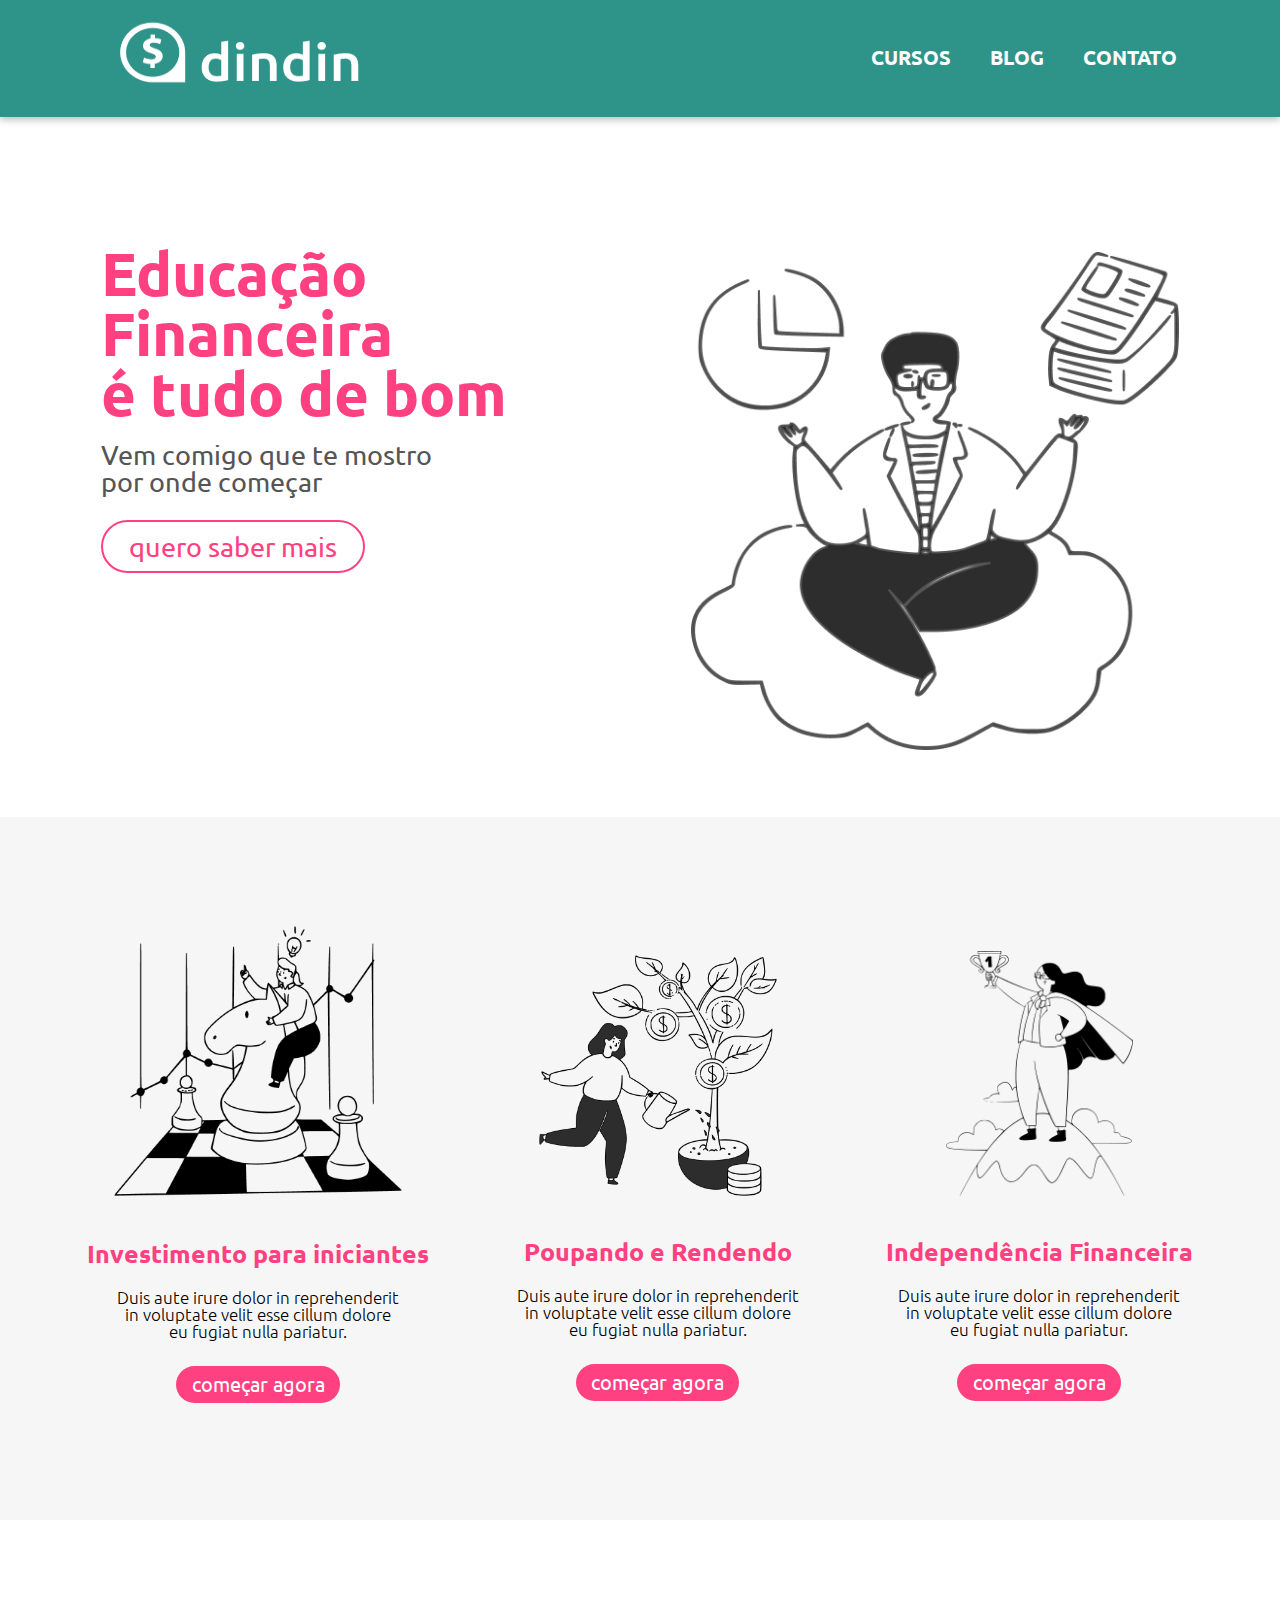
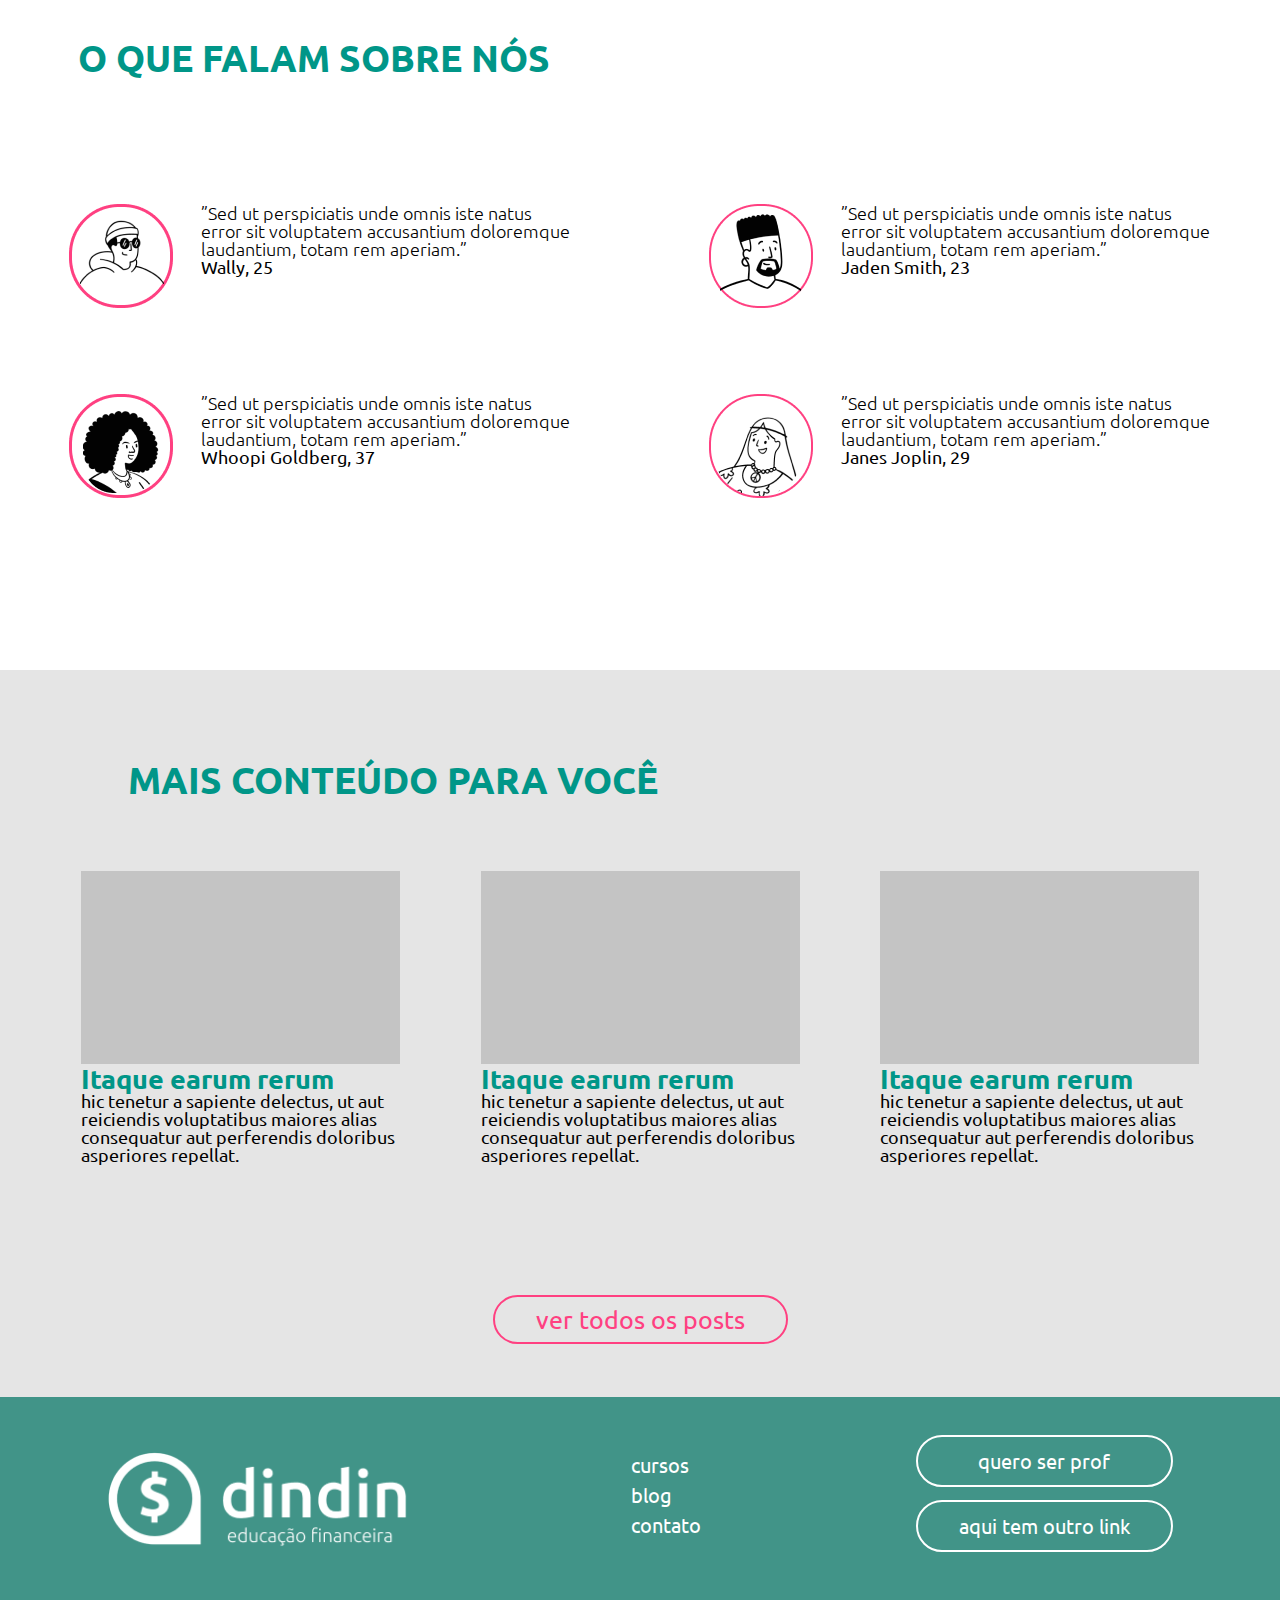
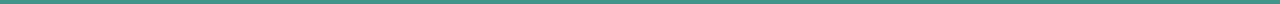
<file: index.html>
<!DOCTYPE html>
<html lang="pt-BR">

<head>
    <meta charset="UTF-8">
    <meta http-equiv="X-UA-Compatible" content="IE=edge">
    <meta name="viewport" content="width=device-width, initial-scale=1.0">
    <title>dindin</title>
    <link rel="preconnect" href="https://fonts.googleapis.com">
    <link rel="preconnect" href="https://fonts.gstatic.com" crossorigin>
    <link href="https://fonts.googleapis.com/css2?family=Ubuntu:wght@300;400;500;700&display=swap" rel="stylesheet">
    <link rel="stylesheet" href="./assets/css/base.css">
    <link rel="stylesheet" href="./assets/css/index.css">
</head>

<body>
    <header>
        <div>
          <a href="index.html"><img src="./assets/images/logo-header.png"></a>
            <nav>
                <a href="cursos.html">CURSOS</a>
                <a href="#">BLOG</a>
                <a href="#">CONTATO</a>
            </nav>
        </div>
    </header>

    <main>
        <div id="section1">
            <div>
                <h1>Educação Financeira <br>é tudo de bom</h1>
                <p>Vem comigo que te mostro <br> por onde começar</p>
                <a href="#">quero saber mais</a>
            </div>
            <div>
                <img src="./assets/images/ilustra-banner.png">
            </div>
        </div>

        <div id="section2">
            <div id="poupando">
                <img src="./assets/images/ilustra-poupando.png">
                <h3>Investimento para iniciantes</h3>
                <p>Duis aute irure dolor in reprehenderit <br>in voluptate velit esse cillum dolore <br>eu fugiat nulla
                    pariatur.</p>
                <a href="#">começar agora</a>
            </div>
            <div id="investimento">
                <img src="./assets/images/ilustra-investimento.png">
                <h3>Poupando e Rendendo</h3>
                <p>Duis aute irure dolor in reprehenderit <br>in voluptate velit esse cillum dolore <br>eu fugiat nulla
                    pariatur.</p>
                <a href="#">começar agora</a>
            </div>
            <div id="independencia">
                <img src="./assets/images/ilustra-independencia.png">
                <h3>Independência Financeira</h3>
                <p>Duis aute irure dolor in reprehenderit <br>in voluptate velit esse cillum dolore <br>eu fugiat nulla
                    pariatur.</p>
                <a href="#">começar agora</a>
            </div>
        </div>

        <div id="section3">
            <h2>O QUE FALAM SOBRE NÓS</h2>
            <div id="subsection3">
                <div>
                    <img src="./assets/images/icon-wally.png">
                    <p>”Sed ut perspiciatis unde omnis iste natus error sit voluptatem accusantium doloremque
                        laudantium, totam rem aperiam.” <br>
                        <span>Wally, 25</span>
                    </p>
                </div>
                <div>
                    <img src="./assets/images/icon-jaden.png">
                    <p>”Sed ut perspiciatis unde omnis iste natus error sit voluptatem accusantium doloremque
                        laudantium, totam rem aperiam.” <br>
                        <span>Jaden Smith, 23</span>
                    </p>
                </div>
                <div>
                    <img src="./assets/images/icon-whoopi.png">
                    <p>”Sed ut perspiciatis unde omnis iste natus error sit voluptatem accusantium doloremque
                        laudantium, totam rem aperiam.” <br>
                        <span>Whoopi Goldberg, 37</span>
                    </p>
                </div>
                <div>
                    <img src="./assets/images/icon-jane.png">
                    <p>”Sed ut perspiciatis unde omnis iste natus error sit voluptatem accusantium doloremque
                        laudantium, totam rem aperiam.” <br>
                        <span>Janes Joplin, 29</span>
                    </p>
                </div>

            </div>
        </div>

        <div id="section4">
            <h2>MAIS CONTEÚDO PARA VOCÊ</h2>
            <div id="subsection4">
                <div>
                    <img src="./assets/images/vazio.png">
                    <p><span>Itaque earum rerum</span> <br>
                        hic tenetur a sapiente delectus, ut aut reiciendis voluptatibus maiores alias consequatur aut
                        perferendis doloribus asperiores repellat.</p>
                </div>
                <div>
                    <img src="./assets/images/vazio.png">
                    <p><span>Itaque earum rerum</span> <br>
                        hic tenetur a sapiente delectus, ut aut reiciendis voluptatibus maiores alias consequatur aut
                        perferendis doloribus asperiores repellat.</p>
                </div>
                <div>
                    <img src="./assets/images/vazio.png">
                    <p><span>Itaque earum rerum</span> <br>
                        hic tenetur a sapiente delectus, ut aut reiciendis voluptatibus maiores alias consequatur aut
                        perferendis doloribus asperiores repellat.</p>
                </div>
            </div>
            <div id="subsection4-2">
                <a href="#">ver todos os posts</a>
            </div>
        </div>


    </main>

    <footer>
       <a href="index.html"><img src="./assets/images/logo-footer.png"> </a> 
        <ul id="ul1">
            <li><a href="#">cursos</a></li>
            <li><a href="#">blog</a></li>
            <li><a href="#">contato</a></li>
        </ul>

        <ul id="ul2">
            <li><a href="#">quero ser prof</a></li>
            <li><a href="#">aqui tem outro link</a></li>
        </ul>
    </footer>
</body>

</html>
</file>
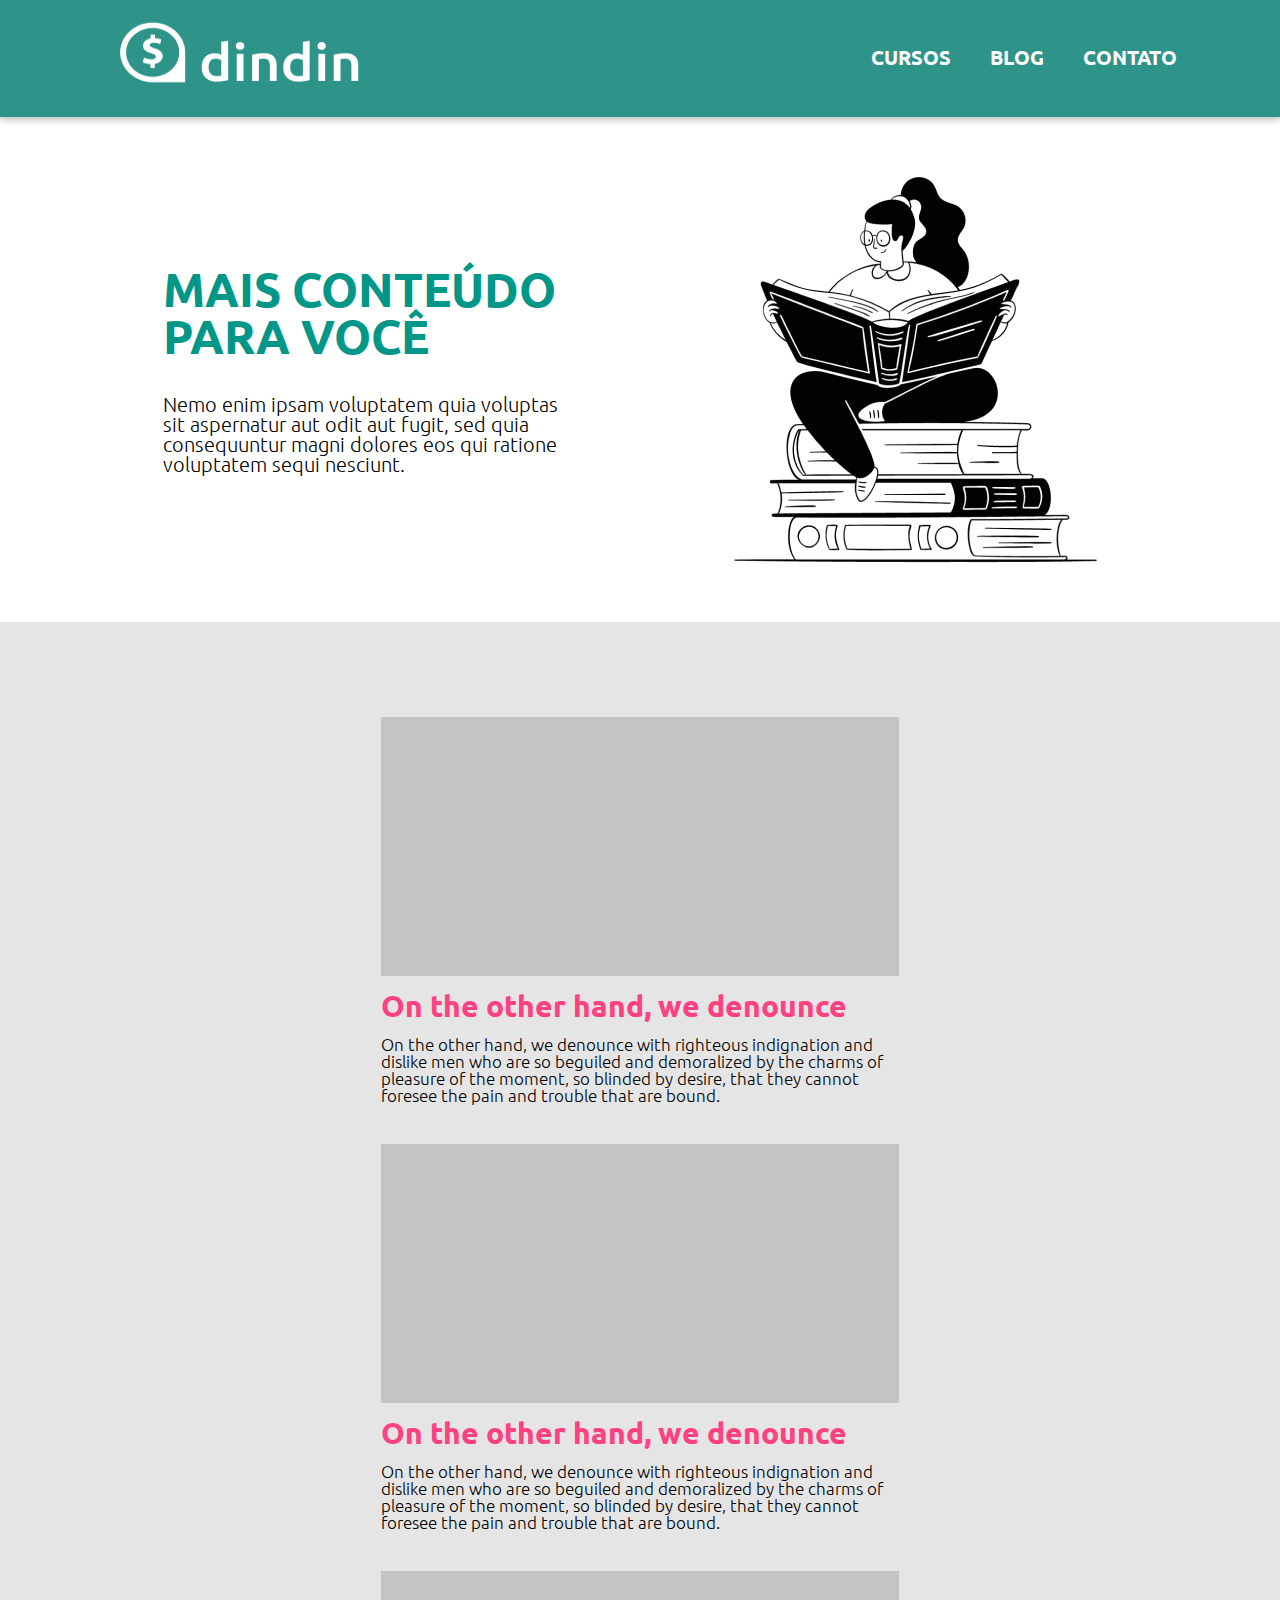
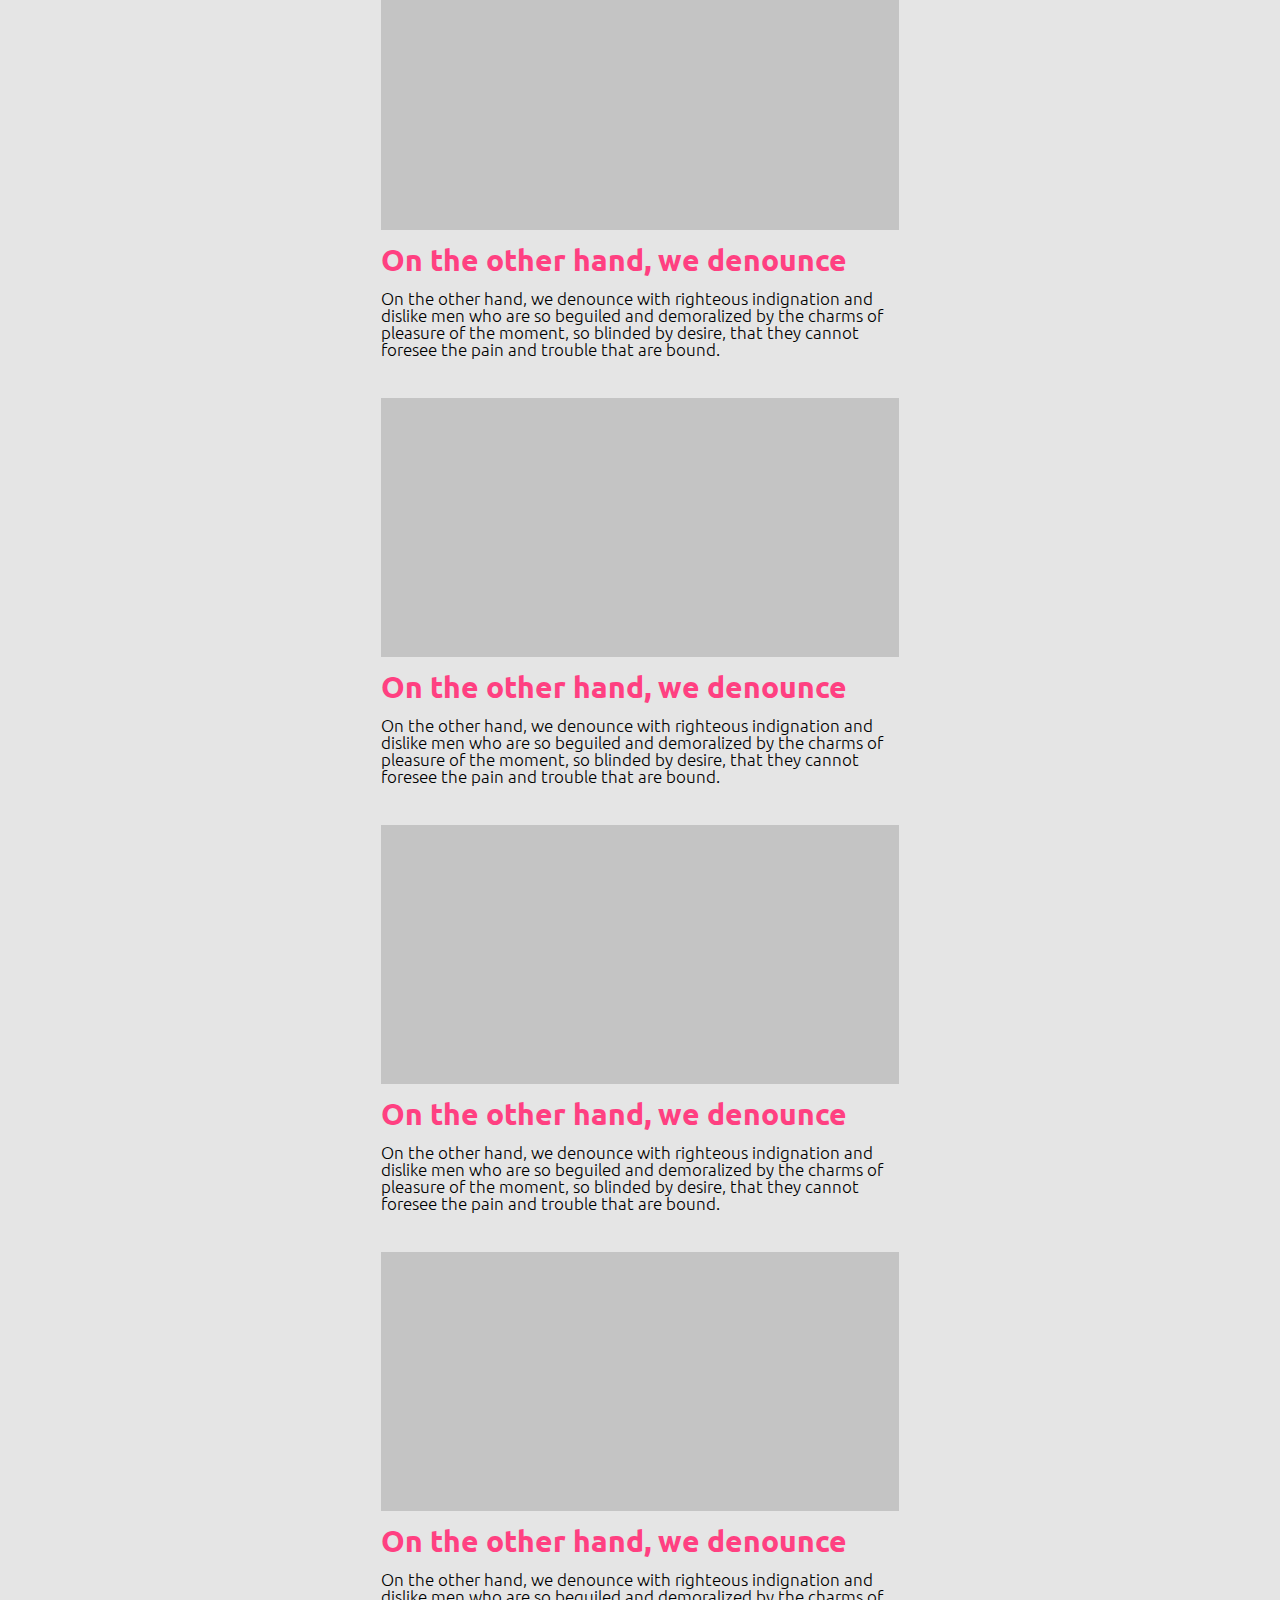
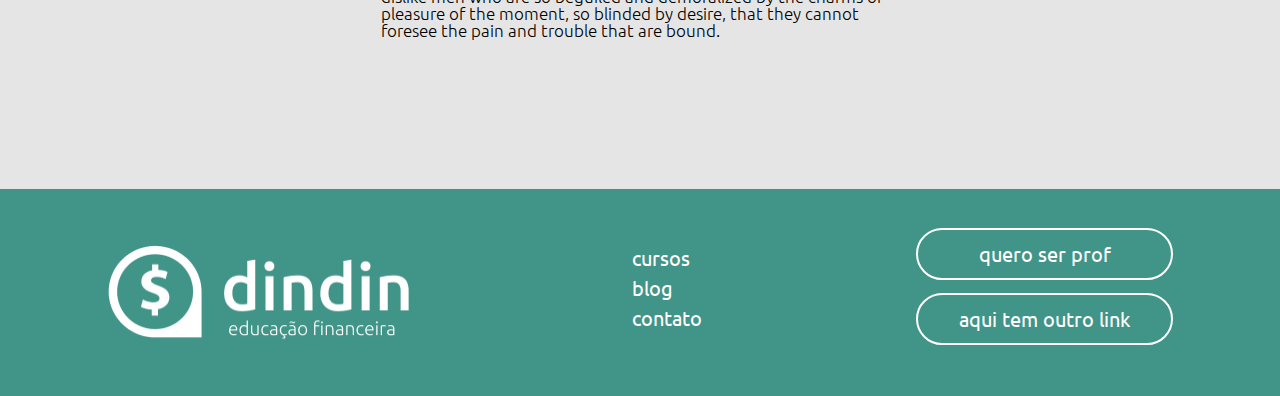
<file: blog.html>
<!DOCTYPE html>
<html lang="pt-Br">
  <head>
    <meta charset="UTF-8">
    <meta http-equiv="X-UA-Compatible" content="IE=edge">
    <meta name="viewport" content="width=device-width, initial-scale=1.0">
    <title>dindin</title>
    <link rel="preconnect" href="https://fonts.googleapis.com">
    <link rel="preconnect" href="https://fonts.gstatic.com" crossorigin>
    <link href="https://fonts.googleapis.com/css2?family=Ubuntu:wght@300;400;500;700&display=swap" rel="stylesheet">
    <link rel="stylesheet" href="./assets/css/base.css">
    <link rel="stylesheet" href="./assets/css/blog.css">
</head>
  <body>
    <header>
      <div>
       <a href="index.html"><img src="./assets/images/logo-header.png"> </a> 
          <nav>
              <a href="cursos.html">CURSOS</a>
              <a href="blog.html">BLOG</a>
              <a href="contato.html">CONTATO</a>
          </nav>
      </div>
  </header>

    <main>
      <section id="conteudo-blog-cima">
        <div>
          <h1>
            MAIS CONTEÚDO <br />
            PARA VOCÊ
          </h1>
          <p>
            Nemo enim ipsam voluptatem quia voluptas sit aspernatur aut odit aut
            fugit, sed quia consequuntur magni dolores eos qui ratione
            voluptatem sequi nesciunt.
          </p>
        </div>
        <img
          src="./assets/images/ilustra-blog.png"
          alt="Menina-lendo-um-livro"
        />
      </section>

      <section id="conteudo-blog-center">
        <div>
          <span></span>

          <h2>On the other hand, we denounce</h2>
          <p>
            On the other hand, we denounce with righteous indignation and
            dislike men who are so beguiled and demoralized by the charms of
            pleasure of the moment, so blinded by desire, that they cannot
            foresee the pain and trouble that are bound.
          </p>
        </div>
        <div>
          <span></span>
          <h2>On the other hand, we denounce</h2>
          <p>
            On the other hand, we denounce with righteous indignation and
            dislike men who are so beguiled and demoralized by the charms of
            pleasure of the moment, so blinded by desire, that they cannot
            foresee the pain and trouble that are bound.
          </p>
        </div>
        <div>
          <span></span>
          <h2>On the other hand, we denounce</h2>
          <p>
            On the other hand, we denounce with righteous indignation and
            dislike men who are so beguiled and demoralized by the charms of
            pleasure of the moment, so blinded by desire, that they cannot
            foresee the pain and trouble that are bound.
          </p>
        </div>
        <div>
          <span></span>
          <h2>On the other hand, we denounce</h2>
          <p>
            On the other hand, we denounce with righteous indignation and
            dislike men who are so beguiled and demoralized by the charms of
            pleasure of the moment, so blinded by desire, that they cannot
            foresee the pain and trouble that are bound.
          </p>
        </div>
        <div>
          <span></span>
          <h2>On the other hand, we denounce</h2>
          <p>
            On the other hand, we denounce with righteous indignation and
            dislike men who are so beguiled and demoralized by the charms of
            pleasure of the moment, so blinded by desire, that they cannot
            foresee the pain and trouble that are bound.
          </p>
        </div>
        <div>
          <span></span>
          <h2>On the other hand, we denounce</h2>
          <p>
            On the other hand, we denounce with righteous indignation and
            dislike men who are so beguiled and demoralized by the charms of
            pleasure of the moment, so blinded by desire, that they cannot
            foresee the pain and trouble that are bound.
          </p>
        </div>
      </section>
    </main>

    <footer>
      <img src="./assets/images/logo-footer.png">
       <ul id="ul1">
           <li><a href="cursos.html">cursos</a></li>
           <li><a href="blog.html">blog</a></li>
           <li><a href="contato.html">contato</a></li>
       </ul>

       <ul id="ul2">
           <li><a href="#">quero ser prof</a></li>
           <li><a href="#">aqui tem outro link</a></li>
       </ul>
   </footer>
  </body>
</html>
</file>
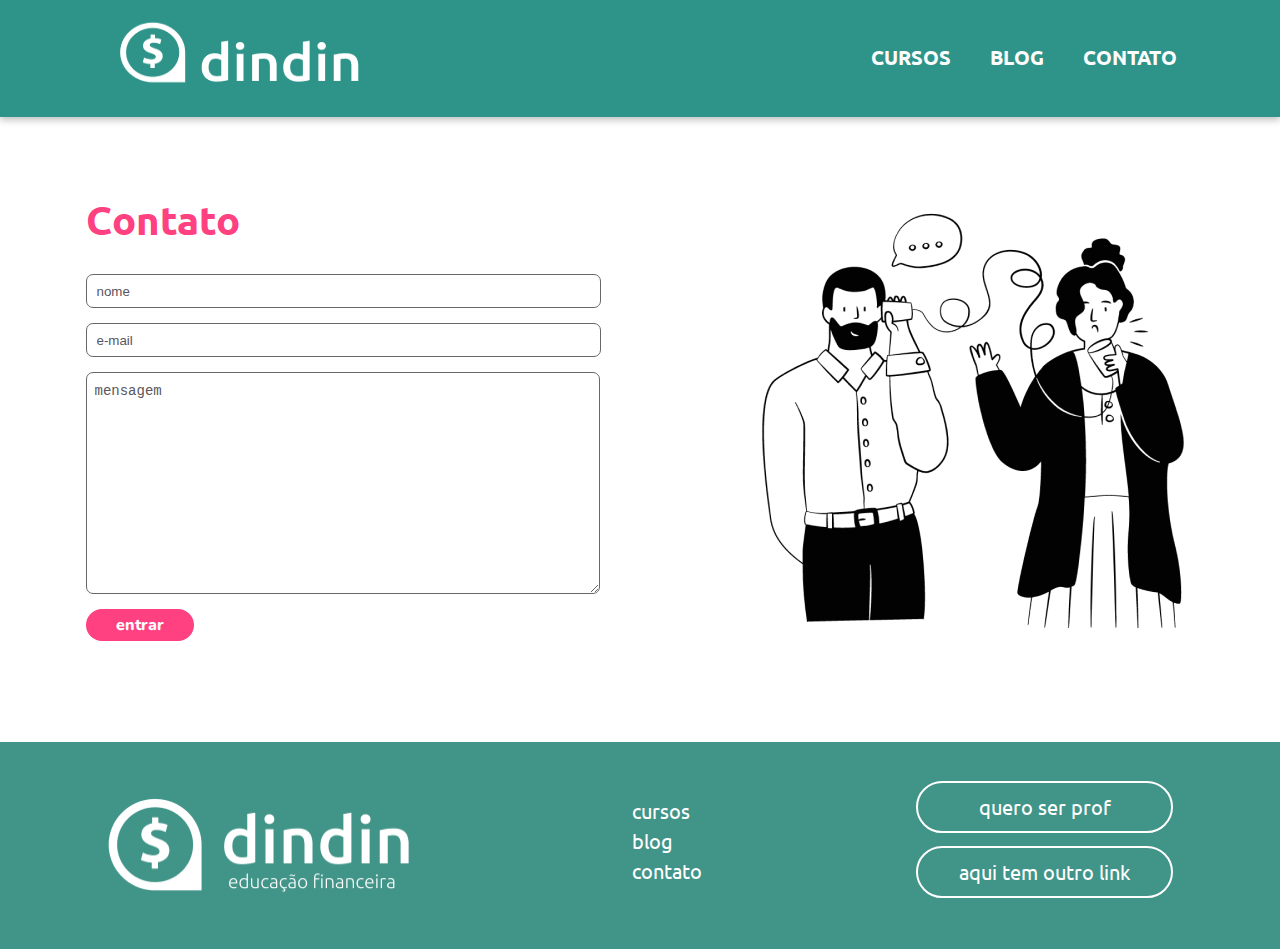
<file: contato.html>
<!DOCTYPE html>
<html lang="pt-Br">

<head>
  <meta charset="UTF-8">
  <meta http-equiv="X-UA-Compatible" content="IE=edge">
  <meta name="viewport" content="width=device-width, initial-scale=1.0">
  <title>dindin</title>
  <link rel="preconnect" href="https://fonts.googleapis.com">
  <link rel="preconnect" href="https://fonts.gstatic.com" crossorigin>
  <link href="https://fonts.googleapis.com/css2?family=Ubuntu:wght@300;400;500;700&display=swap" rel="stylesheet">
  <link rel="preconnect" href="https://fonts.googleapis.com">
  <link rel="preconnect" href="https://fonts.gstatic.com" crossorigin>
  <link href="https://fonts.googleapis.com/css2?family=Nunito:wght@800&display=swap" rel="stylesheet">
  <link rel="stylesheet" href="./assets/css/base.css">
  <link rel="stylesheet" href="./assets/css/contato.css">
</head>

<body>
  </head>

  <body>
    <header>
      <div>
        <a href="index.html"><img src="./assets/images/logo-header.png"> </a>
        <nav>
          <a href="cursos.html">CURSOS</a>
          <a href="blog.html">BLOG</a>
          <a href="contato.html">CONTATO</a>
        </nav>
      </div>
    </header>

    <main>
      <section id="formulario">
        <div id="formulario-contato">
          <h1>Contato</h1>
          <form id="form" action="#">
            <label for="Nome"></label>
            <input id="form-name" type="text" name="Nome" placeholder="nome" />
            <label for="Email"></label>
            <input id="form-email" type="e-mail" placeholder="e-mail" />
            <label for="Mensagem"></label>
            <textarea id="form-messenger" cols="30" rows="10" placeholder="mensagem"></textarea>
            <button type="submit">entrar</button>
          </form>
        </div>
        <img class="imagem-form" src="./assets/images/ilustra-contato.png" alt="" />
      </section>
    </main>

    <footer>
      <img src="./assets/images/logo-footer.png">
      <ul id="ul1">
        <li><a href="cursos.html">cursos</a></li>
        <li><a href="blog.html">blog</a></li>
        <li><a href="contato.html">contato</a></li>
      </ul>

      <ul id="ul2">
        <li><a href="#">quero ser prof</a></li>
        <li><a href="#">aqui tem outro link</a></li>
      </ul>
    </footer>
  </body>

</html>
</file>
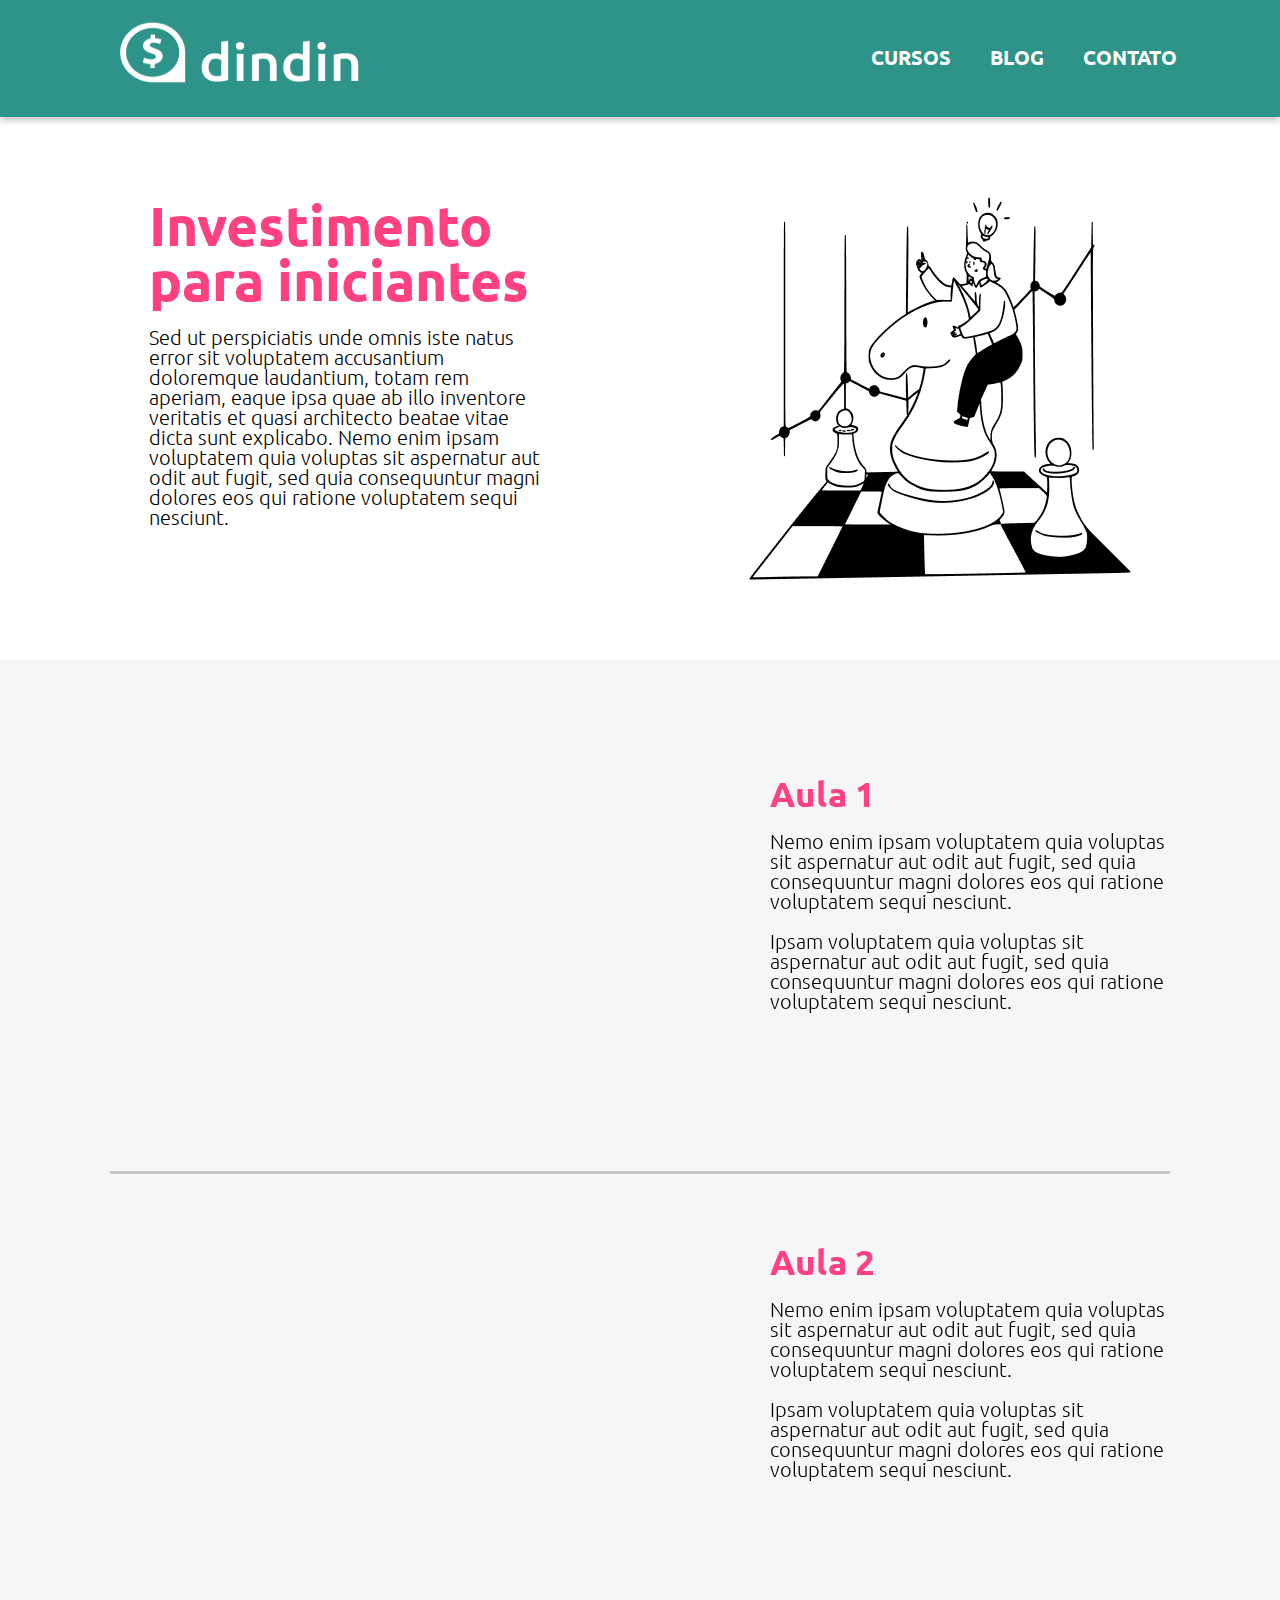
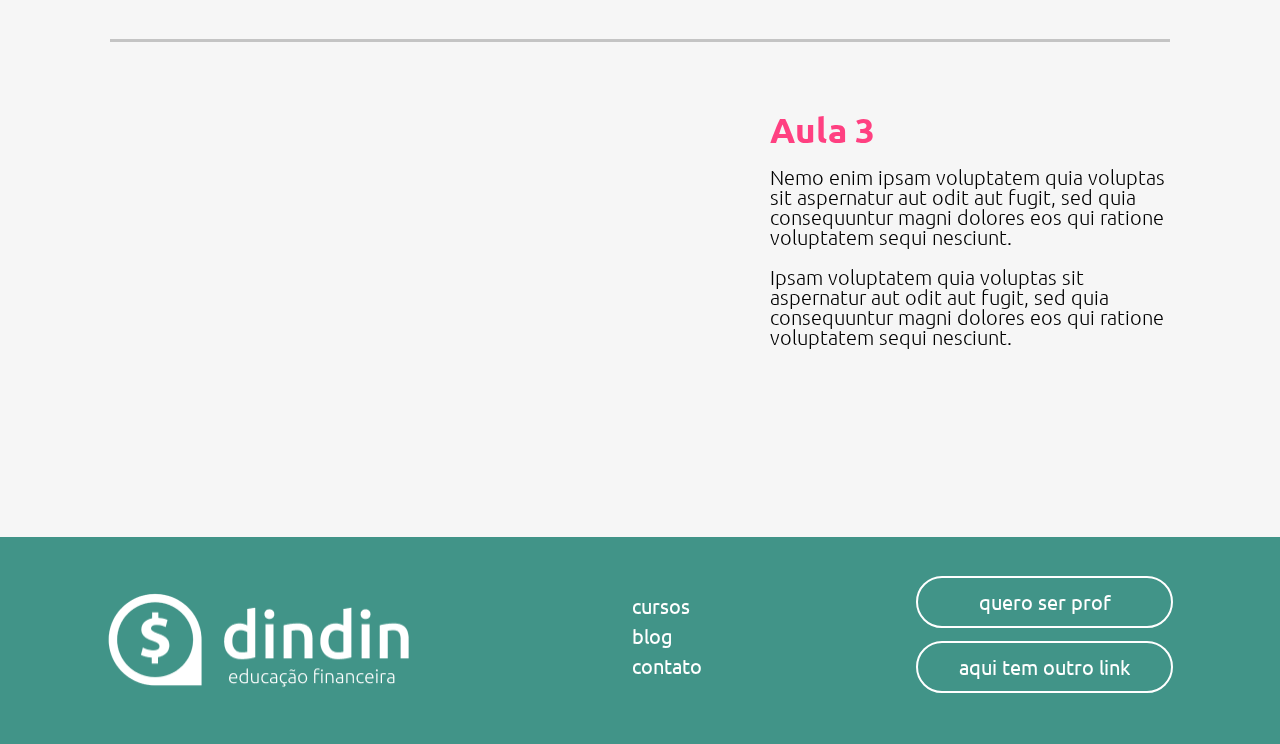
<file: curso2.html>
<!DOCTYPE html>
<html lang="pt-Br">
  <head>
    <meta charset="UTF-8">
    <meta http-equiv="X-UA-Compatible" content="IE=edge">
    <meta name="viewport" content="width=device-width, initial-scale=1.0">
    <title>dindin</title>
    <link rel="preconnect" href="https://fonts.googleapis.com">
    <link rel="preconnect" href="https://fonts.gstatic.com" crossorigin>
    <link href="https://fonts.googleapis.com/css2?family=Ubuntu:wght@300;400;500;700&display=swap" rel="stylesheet">
    <link rel="stylesheet" href="./assets/css/base.css">
    <link rel="stylesheet" href="./assets/css/curso2.css">
</head>
  <body>
    <header>
      <div>
       <a href="index.html"><img src="./assets/images/logo-header.png"> </a> 
          <nav>
              <a href="cursos.html">CURSOS</a>
              <a href="blog.html">BLOG</a>
              <a href="contato.html">CONTATO</a>
          </nav>
      </div>
  </header>

    <main>
      <section id="investimento-section">
        <div id="text-investimento">
          <h1>
            Investimento <br />
            para iniciantes
          </h1>
          <p>
            Sed ut perspiciatis unde omnis iste natus error sit voluptatem
            accusantium doloremque laudantium, totam rem aperiam, eaque ipsa
            quae ab illo inventore veritatis et quasi architecto beatae vitae
            dicta sunt explicabo. Nemo enim ipsam voluptatem quia voluptas sit
            aspernatur aut odit aut fugit, sed quia consequuntur magni dolores
            eos qui ratione voluptatem sequi nesciunt.
          </p>
        </div>

        <img
          class="imagem-investimento"
          src="./assets/images/ilustra-poupando.png"
          alt="Ilustração-menina-poupando"
        />
      </section>
      <section id="main-videos">
        <article class="borda">
          <iframe
            width="560"
            height="315"
            src="https://www.youtube.com/embed/-sGOvusS5NI"
            title="YouTube video player"
            frameborder="0"
            allow="accelerometer; autoplay; clipboard-write; encrypted-media; gyroscope; picture-in-picture"
            allowfullscreen
          ></iframe>

          <div>
            <h3>Aula 1</h3>
            <p>
              Nemo enim ipsam voluptatem quia voluptas sit aspernatur aut odit
              aut fugit, sed quia consequuntur magni dolores eos qui ratione
              voluptatem sequi nesciunt. <br />
              <br />
              Ipsam voluptatem quia voluptas sit aspernatur aut odit aut fugit,
              sed quia consequuntur magni dolores eos qui ratione voluptatem
              sequi nesciunt.
            </p>
          </div>
        </article>
        <article class="borda">
          <iframe
            width="560"
            height="315"
            src="https://www.youtube.com/embed/NEzYn3rNWVc"
            title="YouTube video player"
            frameborder="0"
            allow="accelerometer; autoplay; clipboard-write; encrypted-media; gyroscope; picture-in-picture"
            allowfullscreen
          ></iframe>

          <div>
            <h3>Aula 2</h3>
            <p>
              Nemo enim ipsam voluptatem quia voluptas sit aspernatur aut odit
              aut fugit, sed quia consequuntur magni dolores eos qui ratione
              voluptatem sequi nesciunt. <br /><br />
              Ipsam voluptatem quia voluptas sit aspernatur aut odit aut fugit,
              sed quia consequuntur magni dolores eos qui ratione voluptatem
              sequi nesciunt.
            </p>
          </div>
        </article>
        <article>
          <iframe
            width="560"
            height="315"
            src="https://www.youtube.com/embed/FB03UA7pDf0"
            title="YouTube video player"
            frameborder="0"
            allow="accelerometer; autoplay; clipboard-write; encrypted-media; gyroscope; picture-in-picture"
            allowfullscreen
          ></iframe>

          <div>
            <h3>Aula 3</h3>
            <p>
              Nemo enim ipsam voluptatem quia voluptas sit aspernatur aut odit
              aut fugit, sed quia consequuntur magni dolores eos qui ratione
              voluptatem sequi nesciunt. <br /><br />
              Ipsam voluptatem quia voluptas sit aspernatur aut odit aut fugit,
              sed quia consequuntur magni dolores eos qui ratione voluptatem
              sequi nesciunt.
            </p>
          </div>
        </article>
      </section>
    </main>
    <footer>
      <img src="./assets/images/logo-footer.png">
       <ul id="ul1">
           <li><a href="cursos.html">cursos</a></li>
           <li><a href="blog.html">blog</a></li>
           <li><a href="contato.html">contato</a></li>
       </ul>

       <ul id="ul2">
           <li><a href="#">quero ser prof</a></li>
           <li><a href="#">aqui tem outro link</a></li>
       </ul>
   </footer>
  </body>
</html>
</file>
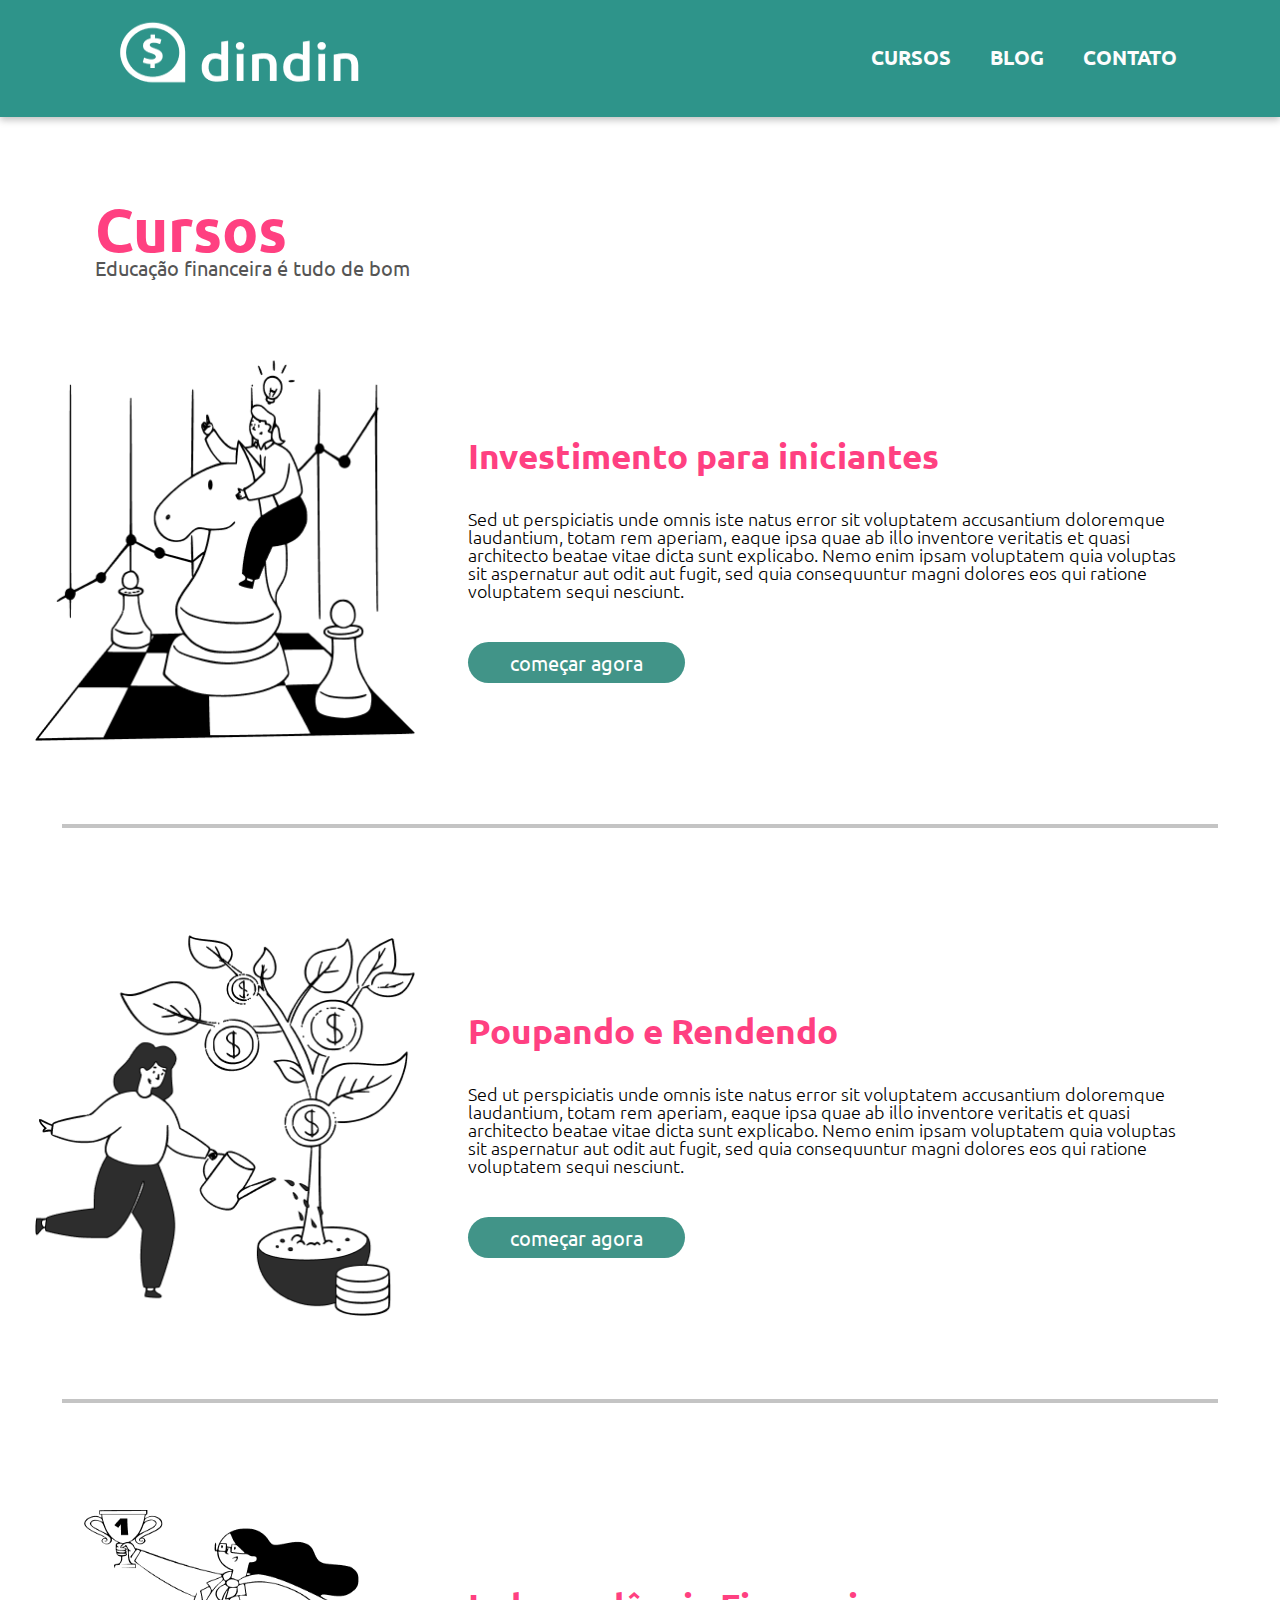
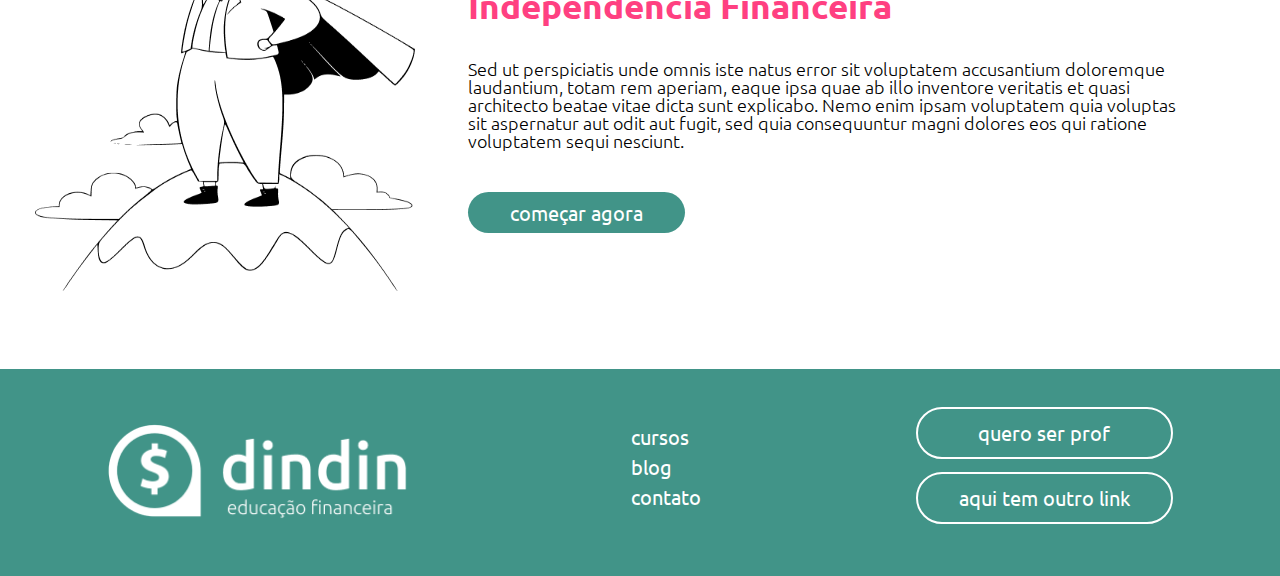
<file: cursos.html>
<!DOCTYPE html>
<html lang="pt-BR">

<head>
    <meta charset="UTF-8">
    <meta http-equiv="X-UA-Compatible" content="IE=edge">
    <meta name="viewport" content="width=device-width, initial-scale=1.0">
    <title>dindin</title>
    <link rel="preconnect" href="https://fonts.googleapis.com">
    <link rel="preconnect" href="https://fonts.gstatic.com" crossorigin>
    <link href="https://fonts.googleapis.com/css2?family=Ubuntu:wght@300;400;500;700&display=swap" rel="stylesheet">
    <link rel="stylesheet" href="./assets/css/base.css">
    <link rel="stylesheet" href="./assets/css/cursos.css">
</head>

<body>
    <header>
        <div>
            <a href="index.html"> <img src="./assets/images/logo-header.png"></a>
            <nav>
                <a href="cursos.html">CURSOS</a>
                <a href="#">BLOG</a>
                <a href="#">CONTATO</a>
            </nav>
        </div>
    </header>

    <main>
        <div id="banner">
            <h1>Cursos</h1>
            <p>Educação financeira é tudo de bom</p>
        </div>
        <section>
            <img src="./assets/images/ilustra-poupando.png">
            <div>
                <h2>Investimento para iniciantes</h2>
                <p>Sed ut perspiciatis unde omnis iste natus error sit voluptatem accusantium doloremque laudantium,
                    totam rem aperiam, eaque ipsa quae ab illo inventore veritatis et quasi architecto beatae vitae
                    dicta sunt explicabo. Nemo enim ipsam voluptatem quia voluptas sit aspernatur aut odit aut fugit,
                    sed quia consequuntur magni dolores eos qui ratione voluptatem sequi nesciunt. </p>
                <a href="#">começar agora</a>
            </div>
        </section>
        <hr width="90%" align="center">
        <section>
            <img src="./assets/images/ilustra-investimento.png">
            <div>
                <h2>Poupando e Rendendo</h2>
                <p>Sed ut perspiciatis unde omnis iste natus error sit voluptatem accusantium doloremque laudantium,
                    totam rem aperiam, eaque ipsa quae ab illo inventore veritatis et quasi architecto beatae vitae
                    dicta sunt explicabo. Nemo enim ipsam voluptatem quia voluptas sit aspernatur aut odit aut fugit,
                    sed quia consequuntur magni dolores eos qui ratione voluptatem sequi nesciunt. </p>
                <a href="#">começar agora</a>
            </div>
        </section>
        <hr width="90%" align="center">
        <section>
            <img src="./assets/images/ilustra-independencia.png">
            <div>
                <h2>Independência Financeira</h2>
                <p>Sed ut perspiciatis unde omnis iste natus error sit voluptatem accusantium doloremque laudantium,
                    totam rem aperiam, eaque ipsa quae ab illo inventore veritatis et quasi architecto beatae vitae
                    dicta sunt explicabo. Nemo enim ipsam voluptatem quia voluptas sit aspernatur aut odit aut fugit,
                    sed quia consequuntur magni dolores eos qui ratione voluptatem sequi nesciunt. </p>
                <a href="#">começar agora</a>
            </div>
        </section>
    </main>
    <footer>
        <a href="index.html"><img src="./assets/images/logo-footer.png"> </a> 
        <ul id="ul1">
            <li><a href="#">cursos</a></li>
            <li><a href="#">blog</a></li>
            <li><a href="#">contato</a></li>
        </ul>

        <ul id="ul2">
            <li><a href="#">quero ser prof</a></li>
            <li><a href="#">aqui tem outro link</a></li>
        </ul>
    </footer>
</body>

</html>
</file>
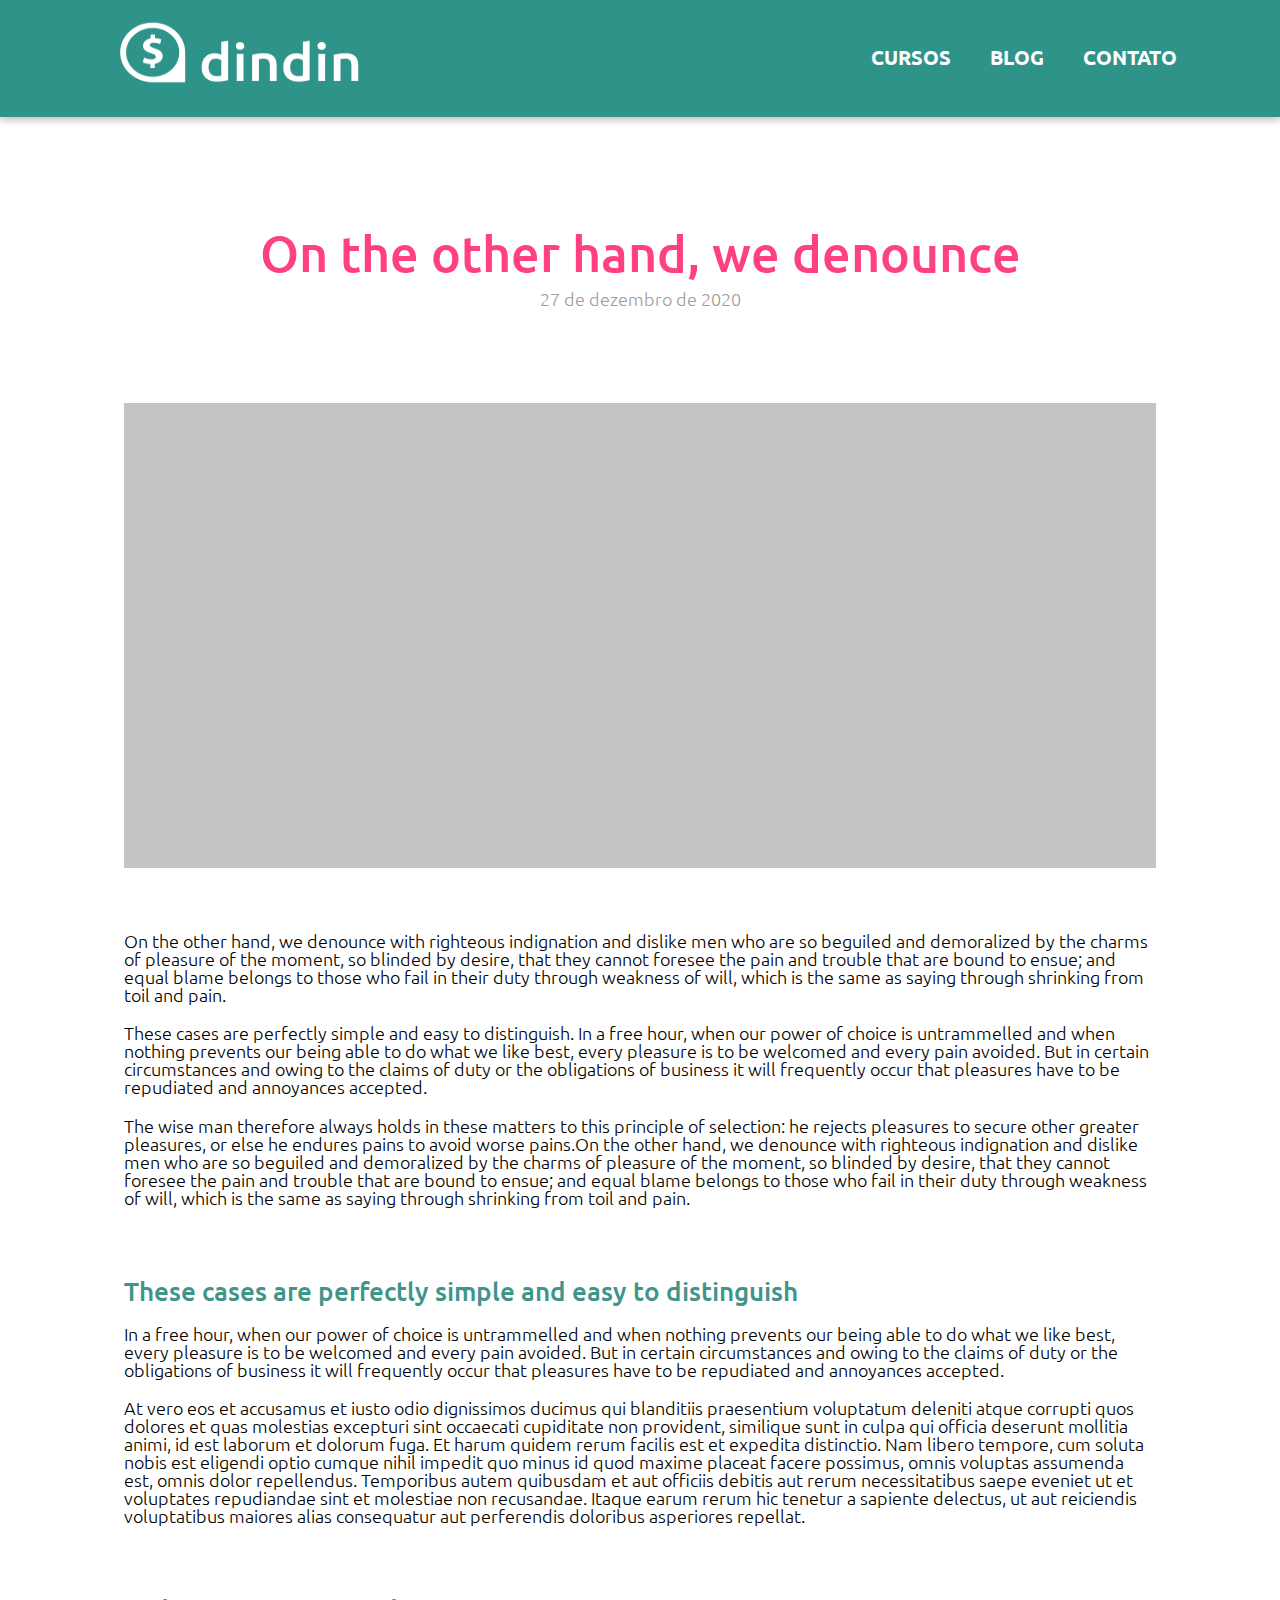
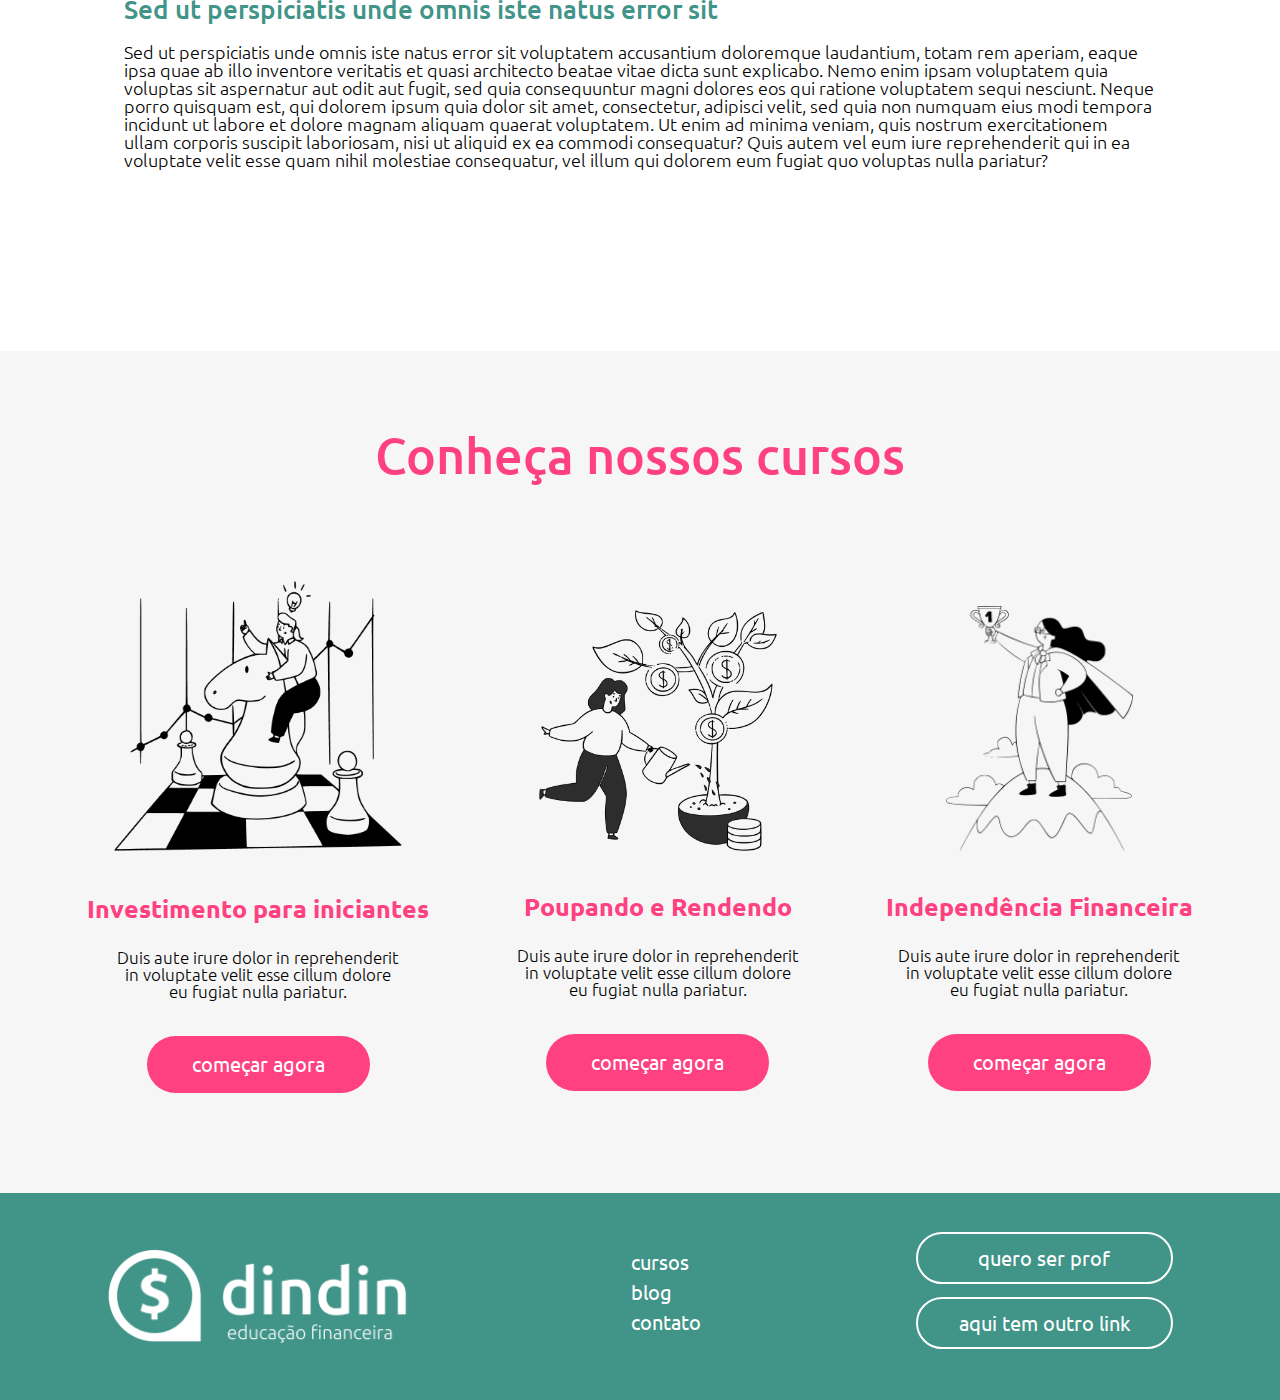
<file: post.html>
<!DOCTYPE html>
<html lang="pt-BR">

<head>
    <meta charset="UTF-8">
    <meta http-equiv="X-UA-Compatible" content="IE=edge">
    <meta name="viewport" content="width=device-width, initial-scale=1.0">
    <title>dindin</title>
    <link rel="preconnect" href="https://fonts.googleapis.com">
    <link rel="preconnect" href="https://fonts.gstatic.com" crossorigin>
    <link href="https://fonts.googleapis.com/css2?family=Ubuntu:wght@300;400;500;700&display=swap" rel="stylesheet">
    <link rel="stylesheet" href="./assets/css/base.css">
    <link rel="stylesheet" href="./assets/css/post.css">
</head>

<body>
    <header>
        <div>
         <a href="index.html"><img src="./assets/images/logo-header.png"> </a> 
            <nav>
                <a href="cursos.html">CURSOS</a>
                <a href="blog.html">BLOG</a>
                <a href="contato.html">CONTATO</a>
            </nav>
        </div>
    </header>

    <main>
        <div id="banner">
            <h1>On the other hand, we denounce</h1>
            <p><span>27 de dezembro de 2020</span></p>
            <img src="./assets/images/foto post.png">
            <div>
                <p>On the other hand, we denounce with righteous indignation and dislike men who are so beguiled and
                    demoralized by the charms of pleasure of the moment, so blinded by desire, that they cannot foresee
                    the
                    pain and trouble that are bound to ensue; and equal blame belongs to those who fail in their duty
                    through weakness of will, which is the same as saying through shrinking from toil and pain.</p>

                <p>These cases are perfectly simple and easy to distinguish. In a free hour, when our power of choice is
                    untrammelled and when nothing prevents our being able to do what we like best, every pleasure is to
                    be
                    welcomed and every pain avoided. But in certain circumstances and owing to the claims of duty or the
                    obligations of business it will frequently occur that pleasures have to be repudiated and annoyances
                    accepted.</p>

                <p>The wise man therefore always holds in these matters to this principle of selection: he rejects
                    pleasures to secure other greater pleasures, or else he endures pains to avoid worse pains.On the
                    other
                    hand, we denounce with righteous indignation and dislike men who are so beguiled and demoralized by
                    the
                    charms of pleasure of the moment, so blinded by desire, that they cannot foresee the pain and
                    trouble
                    that are bound to ensue; and equal blame belongs to those who fail in their duty through weakness of
                    will, which is the same as saying through shrinking from toil and pain.</p>
            </div>

            <div>
                <p>
                    <span>These cases are perfectly simple and easy to distinguish</span>
                </p>
                <p>In a free hour, when our power of choice is untrammelled and when nothing prevents our being able to
                    do
                    what we like best, every pleasure is to be welcomed and every pain avoided. But in certain
                    circumstances
                    and owing to the claims of duty or the obligations of business it will frequently occur that
                    pleasures
                    have to be repudiated and annoyances accepted.</p>
                <p>At vero eos et accusamus et iusto odio dignissimos ducimus qui blanditiis praesentium voluptatum
                    deleniti atque corrupti quos dolores et quas molestias excepturi sint occaecati cupiditate non
                    provident, similique sunt in culpa qui officia deserunt mollitia animi, id est laborum et dolorum
                    fuga.
                    Et harum quidem rerum facilis est et expedita distinctio. Nam libero tempore, cum soluta nobis est
                    eligendi optio cumque nihil impedit quo minus id quod maxime placeat facere possimus, omnis voluptas
                    assumenda est, omnis dolor repellendus. Temporibus autem quibusdam et aut officiis debitis aut rerum
                    necessitatibus saepe eveniet ut et voluptates repudiandae sint et molestiae non recusandae. Itaque
                    earum
                    rerum hic tenetur a sapiente delectus, ut aut reiciendis voluptatibus maiores alias consequatur aut
                    perferendis doloribus asperiores repellat.</p>
            </div>
            <div>
                <p>
                    <span>Sed ut perspiciatis unde omnis iste natus error sit</span>
                <p>Sed ut perspiciatis unde omnis iste natus error sit voluptatem accusantium doloremque laudantium,
                    totam
                    rem aperiam, eaque ipsa quae ab illo inventore veritatis et quasi architecto beatae vitae dicta sunt
                    explicabo. Nemo enim ipsam voluptatem quia voluptas sit aspernatur aut odit aut fugit, sed quia
                    consequuntur magni dolores eos qui ratione voluptatem sequi nesciunt. Neque porro quisquam est, qui
                    dolorem ipsum quia dolor sit amet, consectetur, adipisci velit, sed quia non numquam eius modi
                    tempora
                    incidunt ut labore et dolore magnam aliquam quaerat voluptatem. Ut enim ad minima veniam, quis
                    nostrum
                    exercitationem ullam corporis suscipit laboriosam, nisi ut aliquid ex ea commodi consequatur? Quis
                    autem
                    vel eum iure reprehenderit qui in ea voluptate velit esse quam nihil molestiae consequatur, vel
                    illum
                    qui dolorem eum fugiat quo voluptas nulla pariatur?</p>
                </p>
            </div>
        </div>
        <div id="section">
            <h2>Conheça nossos cursos</h2>
            <div id="section2">
                <div id="poupando">
                    <img src="./assets/images/ilustra-poupando.png">
                    <h3>Investimento para iniciantes</h3>
                    <p>Duis aute irure dolor in reprehenderit <br>in voluptate velit esse cillum dolore <br>eu fugiat
                        nulla pariatur.</p>
                    <a href="curso2.html">começar agora</a>
                </div>
                <div id="investimento">
                    <img src="./assets/images/ilustra-investimento.png">
                    <h3>Poupando e Rendendo</h3>
                    <p>Duis aute irure dolor in reprehenderit <br>in voluptate velit esse cillum dolore <br>eu fugiat
                        nulla pariatur.</p>
                    <a href="curso2.html">começar agora</a>
                </div>
                <div id="independencia">
                    <img src="./assets/images/ilustra-independencia.png">
                    <h3>Independência Financeira</h3>
                    <p>Duis aute irure dolor in reprehenderit <br>in voluptate velit esse cillum dolore <br>eu fugiat
                        nulla pariatur.</p>
                    <a href="curso2.html">começar agora</a>
                </div>
            </div>
        </div>

    </main>

    <footer>
        <a href="index.html"><img src="./assets/images/logo-footer.png"> </a> 
        <ul id="ul1">
            <li><a href="cursos.html">cursos</a></li>
            <li><a href="blog.html">blog</a></li>
            <li><a href="contato.html">contato</a></li>
        </ul>

        <ul id="ul2">
            <li><a href="#">quero ser prof</a></li>
            <li><a href="#">aqui tem outro link</a></li>
        </ul>
    </footer>
</body>

</html>
</file>
<file: assets/css/base.css>
html,
body,
div,
span,
applet,
object,
iframe,
h1,
h2,
h3,
h4,
h5,
h6,
p,
blockquote,
pre,
a,
abbr,
acronym,
address,
big,
cite,
code,
del,
dfn,
em,
img,
ins,
kbd,
q,
s,
samp,
small,
strike,
strong,
sub,
sup,
tt,
var,
b,
u,
i,
center,
dl,
dt,
dd,
ol,
ul,
li,
fieldset,
form,
label,
legend,
table,
caption,
tbody,
tfoot,
thead,
tr,
th,
td,
article,
aside,
canvas,
details,
embed,
figure,
figcaption,
footer,
header,
hgroup,
menu,
nav,
output,
ruby,
section,
summary,
time,
mark,
audio,
video {
    margin: 0;
    padding: 0;
    border: 0;
    font-size: 100%;
    font: inherit;
    vertical-align: baseline;
}

/* HTML5 display-role reset for older browsers */
article,
aside,
details,
figcaption,
figure,
footer,
header,
hgroup,
menu,
nav,
section {
    display: block;
}

body {
    line-height: 1;
    width: 100%;
    min-height: 100vh;
}

html {
    font-size: 62.5%;
    /*responsividade da fonte*/
    font-family: 'Ubuntu';
}

ol,
ul {
    list-style: none;
}

blockquote,
q {
    quotes: none;
}

blockquote:before,
blockquote:after,
q:before,
q:after {
    content: '';
    content: none;
}

table {
    border-collapse: collapse;
    border-spacing: 0;
}

header {
    background-color: #2E948A;
    box-shadow: 0px 3px 7px rgba(0, 0, 0, 0.25);
    min-height: 117px;
    box-sizing: border-box;
}

header div {
    display: flex;
    justify-content: space-between;
    /*deixar os items sempre no canto da tela com espaçamento entre eles*/
}

header img {
    /*max(width e height) junto ao width'100%' para a img ser responsiva*/
    background-color: #2E948A;
    max-width: 24.4rem;
    max-height: 7.1rem;
    margin-left: 8.2rem;
    padding-top: 20px;
    width: 100%;
}

header nav {
    margin-right: 103px;
    background-color: #2E948A;
    padding-top: 47px;
}

header a {
    text-decoration: none;
    color: #FDFDFD;
    font-weight: 700;
    font-size: 2rem;
    margin-left: 37px;
}

footer {
    background: #419488;
    min-height: 20.7rem;
    display: flex;
    justify-content: space-around;
    align-items: center;
    flex-wrap: wrap;
}

footer img {
    max-height: 10.1rem;
    max-width: 31.2rem;
    width: 100%;
    min-block-size: 50%;
}

#ul1 a {
    color: #FFFFFF;
    font-weight: 400;
    font-size: 2rem;
    text-decoration: none;
    display: flex;
    margin-bottom: 10px;
}

#ul2 a {
    color: #FFFFFF;
    font-weight: 400;
    font-size: 2rem;
    text-decoration: none;
    border: 0.2rem solid #FFFFFF;
    border-radius: 6.2rem;
    padding: 1.4rem 4.1rem;
    display: flex;
    flex-wrap: wrap;
    justify-content: center;
    margin-bottom: 1.3rem;
}
#ul2 a:hover {
    background-color: #FFFFFF;
    color: #419488;
    font-weight: 400;
    font-size: 2rem;
    text-decoration: none;
    border: 0.2rem solid #FFFFFF;
    border-radius: 6.2rem;
    padding: 1.4rem 4.1rem;
    display: flex;
    flex-wrap: wrap;
    justify-content: center;
    margin-bottom: 1.3rem;
}

@media (max-width: 768px) {
    header {
        padding-top: 20px;
        text-align: center;
    }

    header div {
        display: inline-block;
        text-align: center;
    }

    header img {
        margin: 0px auto;
        padding: 0px;
        width: 75%;
    }

    header nav {
        padding: 0px;
        margin-right: 0px;
        margin-left: -20px;
    }

    header a {
        font-size: 1.4rem;
    }

    footer {
        flex-wrap: nowrap;
        flex-direction: column;
    }

    footer img {
        width: 60%;
        order: 1;
    }

    footer #ul1 {
        display: flex;
        column-gap: 20px;
        order: 3;
    }

    footer #ul2 {
        order: 2;
    }

    footer #ul1 a {
        font-size: 1.7rem;
    }

    footer #ul2 a {
        font-size: 1.7rem;
        margin-bottom: 0.5rem;
        padding: 1rem 4.1rem;
    }
}
</file>
<file: assets/css/index.css>
#section1 h1 {
    color: #FF4081;
    font-weight: 700;
    font-size: 6rem;
    padding-top: 125px;
    max-width: 488px;
    width: 100%;
    margin-bottom: 1.9rem;
}

#section1 div{
    max-width: 488px;
    width: 100%;
}

#section1 {
    display: flex;
    justify-content: space-evenly;
    flex-wrap: wrap;
    padding-bottom: 66px;
}

#section1 div img {
    padding-top: 135px;
    max-width: 501px;
    max-height: 511px;
    width: 100%;
}

#section1 p {
    color: #555555;
    font-weight: 400;
    font-size: 2.7rem;
    margin-bottom: 3.8rem;
}

#section1 a {
    color: #FF4081;
    font-weight: 400;
    font-size: 2.7rem;
    border: 0.2rem solid #FF4081;
    border-radius: 6.2rem;
    padding: 0.8rem 2.6rem;
    text-decoration: none;
}

#section1 a:hover {
    background-color: #FF4081;
    color: #fff;
    font-weight: 400;
    font-size: 2.7rem;
    border: 0.2rem solid #FF4081;
    border-radius: 6.2rem;
    padding: 0.8rem 2.6rem;
    text-decoration: none;
}


#section2 {
    background-color: #F6F6F6;
    display: flex;
    justify-content: space-evenly;
    align-items: baseline;
    flex-wrap: wrap;
    padding-bottom: 117px;
}

#section2 div {
    margin-top: 109px;
    display: flex;
    flex-direction: column;
    align-items: center;
}

#section2 div h3{
    color: #FF4081;
    font-weight: 700;
    font-size: 2.5rem;
    margin-bottom: 23px;
}

#section2 div p {
    color: #000000;
    font-weight: 300;
    font-size: 1.7rem;
    max-width: 300px;
    text-align: center;
    margin-bottom: 26px;
}

#section2 div a {
    color: #FFFFFF;
    font-weight: 400;
    font-size: 2rem;
    background: #FF4081;
    border-radius: 6.2rem;
    padding: 0.8rem 1.5rem 0.9rem 1.57rem;
    text-decoration: none;
    text-align: center;
}
#section2 div a:hover {

    color: #FF4081;
    font-weight: 400;
    font-size: 1.8rem;
    background: #fff;
    border-radius: 6.2rem;
    border: 0.1rem solid #FF4081;
    padding: 0.8rem 1.5rem 0.9rem 1.57rem;
    text-decoration: none;
    text-align: center;
}

#poupando img {
    max-width: 288px;
    max-height: 270px;
    width: 100%;
    margin-bottom: 45px;
}

#investimento img {
    max-width: 238px;
    max-height: 270px;
    width: 100%;
    margin-bottom: 43px;
}
#independencia img {
    max-width: 187px;
    max-height: 270px;
    width: 100%;
    margin-bottom: 43px;
}

#section3 h2 {
    color: #009688;
    font-weight: 700;
    font-size: 3.7rem;
    margin: 11.9rem 7.8rem 12.8rem;
}

#section3 div {
    display: flex;
    flex-wrap: wrap;
    justify-content: center;
    flex-basis: 50%;
    padding-bottom: 8.6rem;
}

#section3 p {
    color: #000000;
    font-weight: 300;
    font-size: 1.8rem;
    max-width: 370px;
}

#section3 span {
    color: #000000;
    font-weight: 400;
    font-size: 1.8rem;
}

#section3 img {
    padding-right: 2.8rem;
    
}

#section4 {
    background-color: #E5E5E5;
}

#section4 h2 {
    color: #009688;
    font-weight: 700;
    font-size: 3.7rem;
    margin-left: 128px;
    margin-bottom: 73px;
    padding-top: 91px;
}
#subsection4 {
    display: flex;
    flex-wrap: wrap;
    justify-content: space-evenly;
    padding-bottom: 10.1rem;
}

#section4 img {
    max-width: 319px;
    width: 100%;
}

#section4 p {
    max-width: 319px;
    color: #000000;
    font-weight: 400;
    font-size: 1.8rem;
    padding-bottom: 3rem;
}

#section4 span {
    color: #009688;
    font-weight: 700;
    font-size: 2.7rem;
}

#section4 a {
    color: #FF4081;
    text-decoration: none;
    border: 0.2rem solid #FF4081;
    border-radius: 6.2rem;
    padding: 1rem 4.1rem;
    font-weight: 400;
    font-size: 2.5rem;
}

#section4 a:hover {
    background-color: #FF4081;
    color: #FFFFFF;
    text-decoration: none;
    border: 0.2rem solid #FF4081;
    border-radius: 6.2rem;
    padding: 1rem 4.1rem;
    font-weight: 400;
    font-size: 2.5rem;
}

#subsection4-2 {  /*para centralizar o "a"*/
    display: flex;
    justify-content: center;
    padding-bottom: 5.3rem;
}

@media (max-width: 425px) {
    #section4 h2 {
        padding: 5rem 0.5rem 0rem 0.5rem;
    }

    #section3 div {
        padding-bottom: 4.6rem;
    }

    #section3 h2 {
        margin: 6.9rem 2.8rem 7rem;
    }
}

@media (max-width: 320px) {
    #section4 {
        padding: 0px 5px;
    }

}

@media (max-width: 501px){
    #section3 div {
        text-align: center;
    }
}

@media (max-width: 975px) {
    #section1 {
    flex-direction: column-reverse;
    flex-wrap: nowrap;
    align-items: center;
    padding-bottom: 50px;
} 
    #section1 div {
        text-align: center;
        margin-bottom: 0px;
    }
    #section1 img {
        margin-bottom: 0px;
    }
    #section3 div {
        flex-basis: 100%;
    }
}

@media (max-width: 780px) {
    #section4 h2 {
        margin-left: 0px;
        text-align: center;
    }
    #section3 h2 {
        text-align: center;
        margin-top: 11,9rem;
        margin-bottom: 7rem;
    }
    #section1 div img {
        width: 90%;
    }
}
</file>
<file: assets/css/blog.css>
#conteudo-blog-cima{
  display: flex;
  justify-content: center;
  align-items: center;
  gap: 150px;
  margin: 50px;
}

#conteudo-blog-cima h1{
  color: #009688;
  font-size: 47px;
  font-weight: 700;
}

#conteudo-blog-cima p{
  font-size: 20px;
  width: 400px;
  margin-top: 35px;
  font-weight: 300;
}

#conteudo-blog-center{
  
  background-color: #E5E5E5;
  display: flex;
  justify-content: center;
  gap: 100px 130px;
  
  flex-wrap: wrap;
  align-content: center;
  align-items: center;
  padding: 95px 180px 150px 180px ;
  
  
}

#conteudo-blog-center div{
  display: flex;
  flex-direction: column;
  gap: 15px;
}

#conteudo-blog-center span{
  display: inline-block;
  width: 518px;
  height: 259px;
  background-color: #C4C4C4;
}

#conteudo-blog-center p {
  width: 515px;
  font-weight: 300;
  font-size: 17px;
}


#conteudo-blog-center h2 {
  font-size: 30px;
  color: #FF4081;
  font-weight: 700;

}





/* Responsividade */
@media (max-width: 1531px){
  #conteudo-blog-center{
    display: flex;
    justify-content: space-between;
    gap: 40px;
    justify-content: center;
  }
}


@media (max-width: 1427px){
  #conteudo-blog-center{
    display: flex;
    justify-content: space-between;
    gap: 40px;
    justify-content: center;
    min-height: 1300px;
  }

  #conteudo-blog-center div{
    display: flex;
    align-content: center;
    

}
}

@media (max-width: 970px){

  #conteudo-blog-cima{
    display: flex;
    gap: 40px;
  }
}

@media (max-width: 861px){

  #conteudo-blog-cima{
    display: flex;
    flex-direction: column;
    justify-content: center;
    gap: 40px;
  }
}

@media (max-width: 649px){

  #conteudo-blog-center{
    display: flex;
    flex-direction: column;
    justify-content: center;
  }
  
  #conteudo-blog-center span{
    display: inline-block;
    width: 450px;
    height: 253px;
    background-color: #C4C4C4;
  }
  #conteudo-blog-center p {
    width: 450px;
  }

  #conteudo-blog-center h2 {
    font-size: 30px;
    color: #FF4081;
    font-weight: 700;
    display: flex;
    justify-content: center;
  
  }

}

@media (max-width: 649px){

  #conteudo-blog-center{
    display: flex;
    flex-direction: column;
    justify-content: center;
    align-content: center;
    align-items: center;
  }
  
  #conteudo-blog-center span{
    display: inline-block;
    width: 450px;
    height: 253px;
    background-color: #C4C4C4;
  }
  #conteudo-blog-center p {
    width: 450px;
  }

  #conteudo-blog-center h2 {
    font-size: 30px;
    color: #FF4081;
    font-weight: 700;
    display: flex;
    justify-content: center;
  
  }

}

@media (max-width: 649px){

  #conteudo-blog-center{
    display: flex;
    flex-direction: column;
    justify-content: center;
    align-content: center;
    align-items: center;
  }
  
  #conteudo-blog-center span{
    display: inline-block;
    width: 450px;
    height: 253px;
    background-color: #C4C4C4;
  }
  #conteudo-blog-center p {
    width: 450px;
  }

  #conteudo-blog-center h2 {
    font-size: 30px;
    color: #FF4081;
    font-weight: 700;
    display: flex;
    justify-content: center;
  
  }

  @media (max-width:459px){

    #conteudo-blog-center{
      display: flex;
      flex-direction: column;
      justify-content: center;
      align-content: center;
      align-items: center;
    }

    #conteudo-blog-cima h1{
      color: #009688;
      font-size: 42px;
      font-weight: 700;
    }

    #conteudo-blog-cima p{
      font-size: 18px;
      margin-top: 20px;
    }

    #conteudo-blog-cima img{
      height: 350px;
      width: 352px;
    }

    
    #conteudo-blog-center span{
      display: inline-block;
      width: 380px;
      height: 213px;
      background-color: #C4C4C4;
    }
    #conteudo-blog-center p {
      width: 350px;
    }
  
    #conteudo-blog-center h2 {
      font-size: 30px;
      color: #FF4081;
      font-weight: 700;
      display: flex;
      justify-content: center;
    
    }
  
  }

}

@media (max-width:423px){

  #conteudo-blog-center{
    display: flex;
    flex-direction: column;
    justify-content: center;
    align-content: center;
    align-items: center;
  }

  #conteudo-blog-cima h1{
    color: #009688;
    font-size: 38px;
    font-weight: 700;
    display: flex;
    justify-content: center;
  }

  #conteudo-blog-cima p{
    font-size: 18px;
    margin-top: 20px;
    display: flex;
    justify-content: center;
    max-width: 320px;
  }

  #conteudo-blog-cima img{
    height: 320px;
    width: 320px;
  }

  
  #conteudo-blog-center span{
    display: inline-block;
    width: 320px;
    height: 180px;
    background-color: #C4C4C4;
  }
  #conteudo-blog-center p {
    width: 320px;
  }

  #conteudo-blog-center h2 {
    font-size: 28px;
    color: #FF4081;
    font-weight: 700;
    display: flex;
    justify-content: center;
  
  }

}
</file>
<file: assets/css/contato.css>
#formulario{
  display: flex;
  justify-content: center;
  gap: 150px;
  padding-top: 82px;
  padding-bottom: 99px;
}

#formulario input{
  color: #58555D;
}

#formulario textarea{
  color: #58555D;
}

h1{
  font-size: 40px;
  font-weight: 700;
  color: #FF4081;
  margin-bottom: 35px;
}

#form-name{
  border: #686868 1px solid;
  width: 493px;
  height: 32px;
  border-radius: 7px;
  padding: 0px 10px;
  margin-bottom: 15px;
}


#form-email{
  border: #686868 1px solid;
  width: 493px;
  height: 32px;
  border-radius: 7px;
  padding: 0px 10px;
  margin-bottom: 15px;
}

#form-messenger{
  border: #686868 1px solid;
  width: 496px;
  height: 200px;
  font-size: 14px;
  text-align: start;
  padding: 10px 8px;
  border-radius: 7px;
  margin-bottom: 15px;
}


#formulario button {
  color: #fff;
  background: #FF4081;
  border-radius: 50px;
  border-style: none;
  padding: 5px 7px;
  max-width: 108px;
  font-family: 'Nunito';
  font-weight: 800;
  font-size: 16px;
}

#formulario form input:focus,
#formulario form textarea:focus {
  outline: none;
}

#formulario form input::placeholder,
#formulario form textarea::placeholder {
  color: #58555D;
}


#form {
  display: flex;
  flex-direction: column;
}


@media (max-width: 1207px) {

  #formulario{
    display: flex;
    gap: 40px;
    
  }
}

@media (max-width: 1091px) {

  #formulario{
    display: flex;
    gap: 20px;
    padding: 40px;
  }
}

@media (max-width: 1069px) {

  #formulario{
    display: flex;
    flex-direction: column;
    gap: 20px;
    justify-content: center;
    align-items:center ;
    padding: 40px;
  }

}

@media (max-width: 651px) {

  #formulario{
    display: flex;
    flex-direction: column;
    gap: 20px;
    justify-content: center;
    align-items:center ;
    padding: 40px;
    box-sizing: border-box;
    min-height: 300px;
  }

  .imagem-form {
    display: flex;
    justify-content: center;
    
    width: 380px;
    height: 380px;
  }

  #form-name{
    border: #686868 1px solid;
    width: 400px;
    height: 32px;
    border-radius: 7px;
    padding: 0px 10px;
    margin-bottom: 15px;
  }
  
  #form-email{
    border: #686868 1px solid;
    width: 400px;
    height: 32px;
    border-radius: 7px;
    padding: 0px 10px;
    margin-bottom: 15px;
  }
  
  #form-messenger{
    border: #686868 1px solid;
    width: 403px;
    height: 200px;
    font-size: 14px;
    text-align: start ;
    padding: 10px 8px;
    border-radius: 7px;
    margin-bottom: 15px;
  }
  
  #form-send {
    background-color: #FF4081;
    color: #fff;
    border: none;
    border-radius: 50px;
    width: 108px;
    height: 32px;
  
  }
}


@media (max-width: 501px) {

  #formulario{
    display: flex;
    flex-direction: column;
    gap: 20px;
    justify-content: center;
    align-items:center ;
    padding: 40px;
    box-sizing: border-box;
    
  }

  .imagem-form {
    display: flex;
    justify-content: center;
    width: 350px;
    height: 352px;
  }

  #form-name{
    border: #686868 1px solid;
    width: 380px;
    height: 32px;
    border-radius: 7px;
    padding: 0px 10px;
    margin-bottom: 15px;
  }
  
  #form-email{
    border: #686868 1px solid;
    width: 380px;
    height: 32px;
    border-radius: 7px;
    padding: 0px 10px;
    margin-bottom: 15px;
  }
  
  #form-messenger{
    border: #686868 1px solid;
    width: 380px;
    height: 200px;
    font-size: 14px;
    text-align: start ;
    padding: 10px 8px;
    border-radius: 7px;
    margin-bottom: 15px;
  }
  
  #form-send {
    background-color: #FF4081;
    color: #fff;
    border: none;
    border-radius: 50px;
    width: 108px;
    height: 32px;
  
  }
}

@media (max-width: 449px) {

  #formulario{
    display: flex;
    flex-direction: column;
    gap: 20px;
    justify-content: center;
    align-items:center ;
    padding: 40px;
    box-sizing: border-box;
    
  }

  .imagem-form {
    display: flex;
    justify-content: center;
    width: 300px;
    height: 302px;
  }

  #form-name{
    border: #686868 1px solid;
    width: 302px;
    height: 32px;
    border-radius: 7px;
    padding: 0px 10px;
    margin-bottom: 15px;
  }
  
  #form-email{
    border: #686868 1px solid;
    width: 302px;
    height: 32px;
    border-radius: 7px;
    padding: 0px 10px;
    margin-bottom: 15px;
  }
  
  #form-messenger{
    border: #686868 1px solid;
    width: 305px;
    height: 200px;
    font-size: 14px;
    text-align: start;
    padding: 10px 8px;
    border-radius: 7px;
    margin-bottom: 15px;
  }
  
  #form-send {
    background-color: #FF4081;
    color: #fff;
    border: none;
    border-radius: 50px;
    width: 108px;
    height: 32px;
  
  }
}
</file>
<file: assets/css/curso2.css>
#investimento-section{
 
  display: flex; 
  justify-content: center;
  gap: 200px;
  margin: 80px;
}

h1{
  font-size: 55px;
  color: #FF4081;
  font-weight: 700; 
}

section p{
  font-size: 20px;
  font-style: normal;
  font-weight: 300;
  width: 400px;
  margin-top: 20px;
  
}

#main-videos{
  background-color: #F6F6F6;
  display: flex;
  flex-direction: column;
 align-items: center;
justify-content: space-between;
padding-bottom:75px ;
padding-top: 81px;
}



.borda{
  border-bottom: 3px solid #c4c4c4;
  padding-bottom: 80px;
}

section article{
  display: flex;
  justify-content: center;
  gap: 100px ;
  margin: 35px;
 
}

section h3{
  color: #FF4081;
  font-size: 35px;
  font-weight: 700;
}



/* Responsividade */
@media (max-width: 1070px)
{
  
  #investimento-section{
    display: flex;
    justify-content: center;
    gap: 50px;
    
  }

  #main-videos{
    display: flex;
    flex-direction: column;
    flex-wrap: wrap;
   margin-top: 75px;
  }

  section article {
    display: flex;
    flex-direction: column;
    justify-content: center;
    align-items: center;
    gap: 20px;
  }
  section h3{
    color: #FF4081;
    font-size: 35px;
    font-weight: 700;
    display: flex;
  }

  p{
    display: flex;
    align-items:center ;
  }

  article div{
    display: flex;
    flex-direction: column;
    align-items: center;
    align-content: center;
  
  }

  }



  @media (max-width: 845px){

    #investimento-section{
      display: flex;
      flex-direction: column;
      justify-content: center;
      align-items: center;
      gap: 50px;
      
    }
  

    .imagem-investimento{
      height: 381px;
      width: 380px;
    }



  }

  @media(max-width: 762px){
    #nav-footer2 a{
      align-self: center;
      font-size: 15px;
      font-weight: 700;
      border: 2px solid;
      border-radius: 62px;
      padding: 8px 17px;
    } 
    
  }


  @media(max-width: 607px){
    section article{
      display: flex;
      flex-direction: column;
      justify-content: center;
      align-content: center;
      gap: 40px ;
      margin: 35px;
     
    }

    .imagem-investimento{
      height: 381px;
      width: 380px;
    }
    
    iframe{
      width: 462px;
      height: 261px;  
    }
  }

  @media(max-width: 505px){
    section article{
      display: flex;
      flex-direction: column;
      justify-content: center;
      align-content: center;
      gap: 40px ;
      margin: 35px;
     
    }
    
    iframe{
      width: 400px;
      height: 228px;  
    }
  }
    
  @media(max-width: 443px){
    section article{
      display: flex;
      flex-direction: column;
      justify-content: center;
      align-content: center;
      gap: 40px ;
      margin: 35px;
     
    }
    
    iframe{
      width: 370px;
      height: 208px;  
    }

    article div{
      display: flex;
      flex-direction: column;
      align-items: center;
      align-content: center;
      max-width: 275px;
    }
    #investimento-section{
      display: flex;
      flex-direction: column;
      align-items:center ;
      justify-content: center;
      
    }
    h1{
      font-size: 50px;
      line-height: 48px;
      color: #FF4081;
      font-weight: 700; 
    }
    
    section p{
      font-size: 20px;
      font-style: normal;
      font-weight: 300;
      width: 350px;
      margin-top: 20px;
      
    }
    .borda{
      border-bottom: 3px solid #c4c4c4;
      padding-bottom: 60px;
    }

  }
   
  @media(max-width: 437px){
    section article{
      display: flex;
      flex-direction: column;
      justify-content: center;
      align-content: center;
      gap: 40px ;
      margin: 35px;
      min-height: 395px;
     
    }
    
    iframe{
      width: 335px;
      height: 188px;
      display: flex;
      align-items: center;  
    }

    article div{
      display: flex;
      flex-direction: column;
      align-items: center;
      align-content: center;
      max-width: 275px;
    }
    #investimento-section{
      display: flex;
      flex-direction: column;
      align-items:center ;
      justify-content: center;
      
    }
    h1{
      font-size: 50px;
      line-height: 48px;
      color: #FF4081;
      font-weight: 700; 
    }
    
    section p{
      font-size: 20px;
      font-style: normal;
      font-weight: 300;
      width: 300px;
      margin-top: 20px;
      
    }

    #main-videos{
      display: flex;
      flex-direction: column;
      justify-content: center;
      align-items:center ;
      
    }

    .imagem-investimento{
      width: 340px;
      height: 341px;
    }
   
    .borda{
      border-bottom: 3px solid #c4c4c4;
      padding-bottom: 40px;
    }


  }
</file>
<file: assets/css/cursos.css>
#banner h1 {
    color: #FF4081;
    font-weight: 700;
    font-size: 6rem;

}

#banner p {
    color: #555555;
    font-weight: 400;
    font-size: 2rem;
}

#banner {
    padding: 8.1rem 9.5rem 8.2rem;
    max-width: 317px;
}

hr {
    border: 2px solid #C4C4C4;
    margin-bottom: 10.7rem;
}

section {
    display: flex;
    align-items: center;
    flex-wrap: wrap;
    justify-content: center;
    padding-bottom: 6.8rem;
}
section h2 {
    color: #FF4081;
    font-weight: 700;
    font-size: 3.5rem;
    padding-bottom: 3.7rem;
}

section p {
    color: black;
    font-weight: 300;
    font-size: 1.8rem;
    max-width: 72.4rem;
    padding-bottom: 5.3rem;

}

section a {
    color: #FFFFFF;
    font-weight: 400;
    font-size: 2rem;
    background: #419488;
    border-radius: 6.2rem;
    padding: 0.8rem 4.2rem;
    text-decoration: none;
    max-width: 23.3rem;
}

section div {
    padding: 0rem 5.3rem;
}

section img {
    padding-bottom: 1rem;
    max-width: 38rem;
    max-height: 38.1rem;
    width: 100%;
}

@media (max-width: 425px){
    section img {
        width: 80%;
    }
    section a {
        font-size: 1.8rem;
    }
    #banner {
        padding: 8.1rem 6.5rem 8.2rem;
    }
}

@media (max-width: 1156px){
    section div {
        text-align: center;
    }
}

@media (max-width: 349px) {
    section div {
        padding: 0px;
        margin: 0rem 1rem;
    }
}
</file>
<file: assets/css/post.css>
#banner {
    display: flex;
    flex-direction: column;
    flex-wrap: wrap;
    align-items: center;
    margin-bottom: 11.1rem;
}

#banner h1 {
    color: #FF4081;
    font-weight: 500;
    font-size: 5rem;
    padding-top: 11.1rem;
    padding-bottom: 1.2rem;
}

#banner span {
    color: #9D9D9D;
    font-weight: 300;
    font-size: 1.8rem;
}

#banner img {
    max-height: 46.5rem;
    max-width: 103.2rem;
    width: 100%;
    padding-top: 7.4rem;
    padding-bottom: 6.4rem;
}

#banner p {
    color: black;
    max-width: 103.2rem;
    font-weight: 300;
    font-size: 1.8rem;
    margin-bottom: 2.06rem;
}

#banner div span {
    color: #419488;
    font-weight: 500;
    font-size: 2.6rem;
}

#banner div {
    margin-bottom: 5.06rem;
}

#section {
    background-color: #F6F6F6;
}

#section h2 {
    color: #FF4081;
    font-weight: 500;
    font-size: 5rem;
    text-align: center;
    padding-top: 7.9rem;
}

#section2 {
    display: flex;
    justify-content: space-evenly;
    align-items: baseline;
    flex-wrap: wrap;
    padding-bottom: 10rem;
}

#section2 div {
    margin-top: 10.1rem;
    display: flex;
    flex-direction: column;
    align-items: center;
}

#section2 div h3{
    color: #FF4081;
    font-weight: 700;
    font-size: 2.5rem;
    margin-bottom: 2.8rem;
}

#section2 div p {
    color: #000000;
    font-weight: 300;
    font-size: 1.7rem;
    max-width: 300px;
    text-align: center;
    margin-bottom: 3.6rem;
}

#section2 div a {
    color: #FFFFFF;
    font-weight: 400;
    font-size: 2rem;
    background: #FF4081;
    border-radius: 6.2rem;
    padding: 1.8rem 4.5rem 1.9rem 4.5rem;
    text-decoration: none;
    text-align: center;
    
}

#section2 div a:hover {
    color: #FF4081;
    font-weight: 400;
    font-size: 1.8rem;
    background: #FFF;
    border-radius: 6.2rem;
    border: 0.1rem solid #FF4081;
    padding: 1.8rem 4.5rem 1.9rem 4.5rem;
    text-decoration: none;
    text-align: center;
    
}

#poupando img {
    max-width: 288px;
    max-height: 270px;
    width: 100%;
    margin-bottom: 45px;
}

#investimento img {
    max-width: 238px;
    max-height: 270px;
    width: 100%;
    margin-bottom: 43px;
}
#independencia img {
    max-width: 187px;
    max-height: 270px;
    width: 100%;
    margin-bottom: 43px;
}

@media (max-width: 777px) {
    #banner h1 {
        text-align: center;
        font-size: 4rem;
    }
    #banner div span {
        font-size: 2.1rem;
    }
    #banner {
        margin-bottom: 0rem;
    }
}

@media (max-width: 430px) {
    #banner h1 {
        font-size: 3.5rem;
    }
}

@media (max-width: 450px) {
    #section h2 {
        font-size: 4rem;
    }
}

@media (max-width: 1020px){
    #poupando, #investimento, #independencia {
        padding: 0rem 2rem;
    }
}

@media (max-width: 1050px){
    #banner {
        padding: 0rem 1rem;
    }
}
</file>
